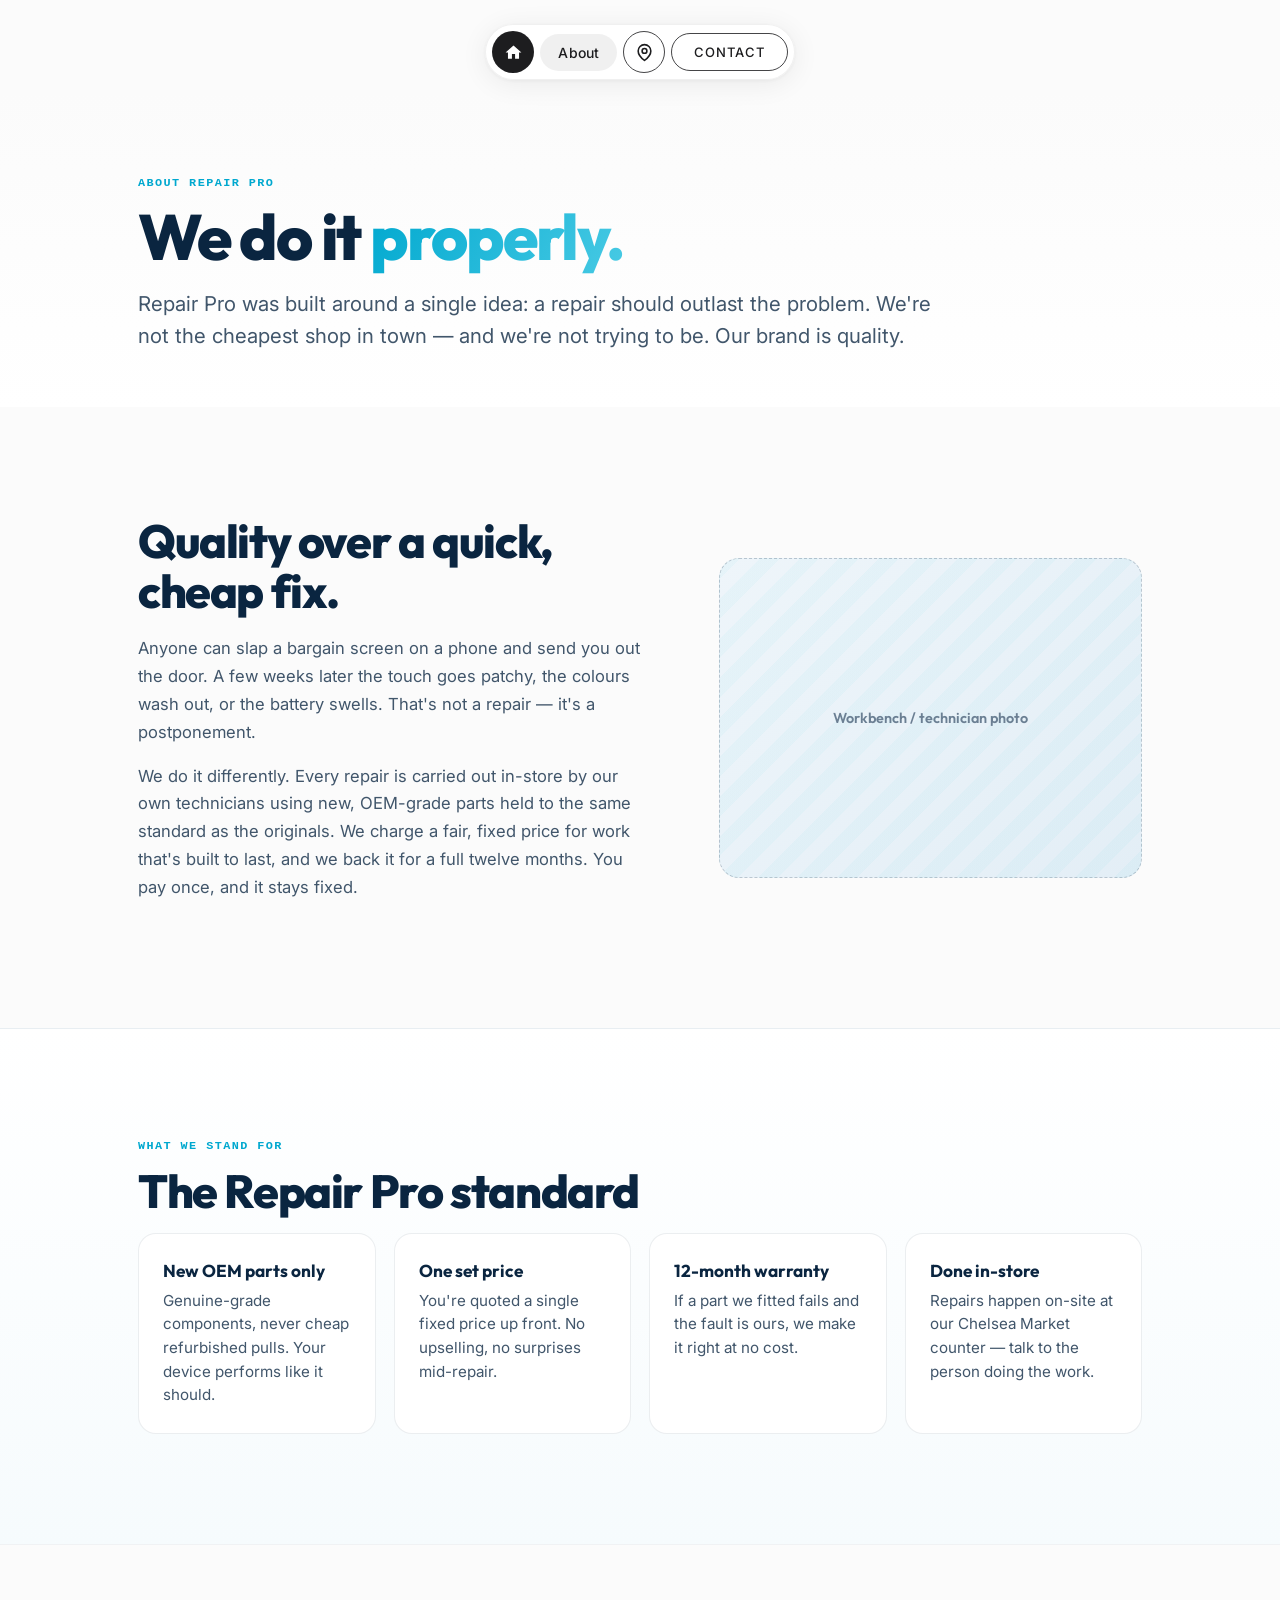
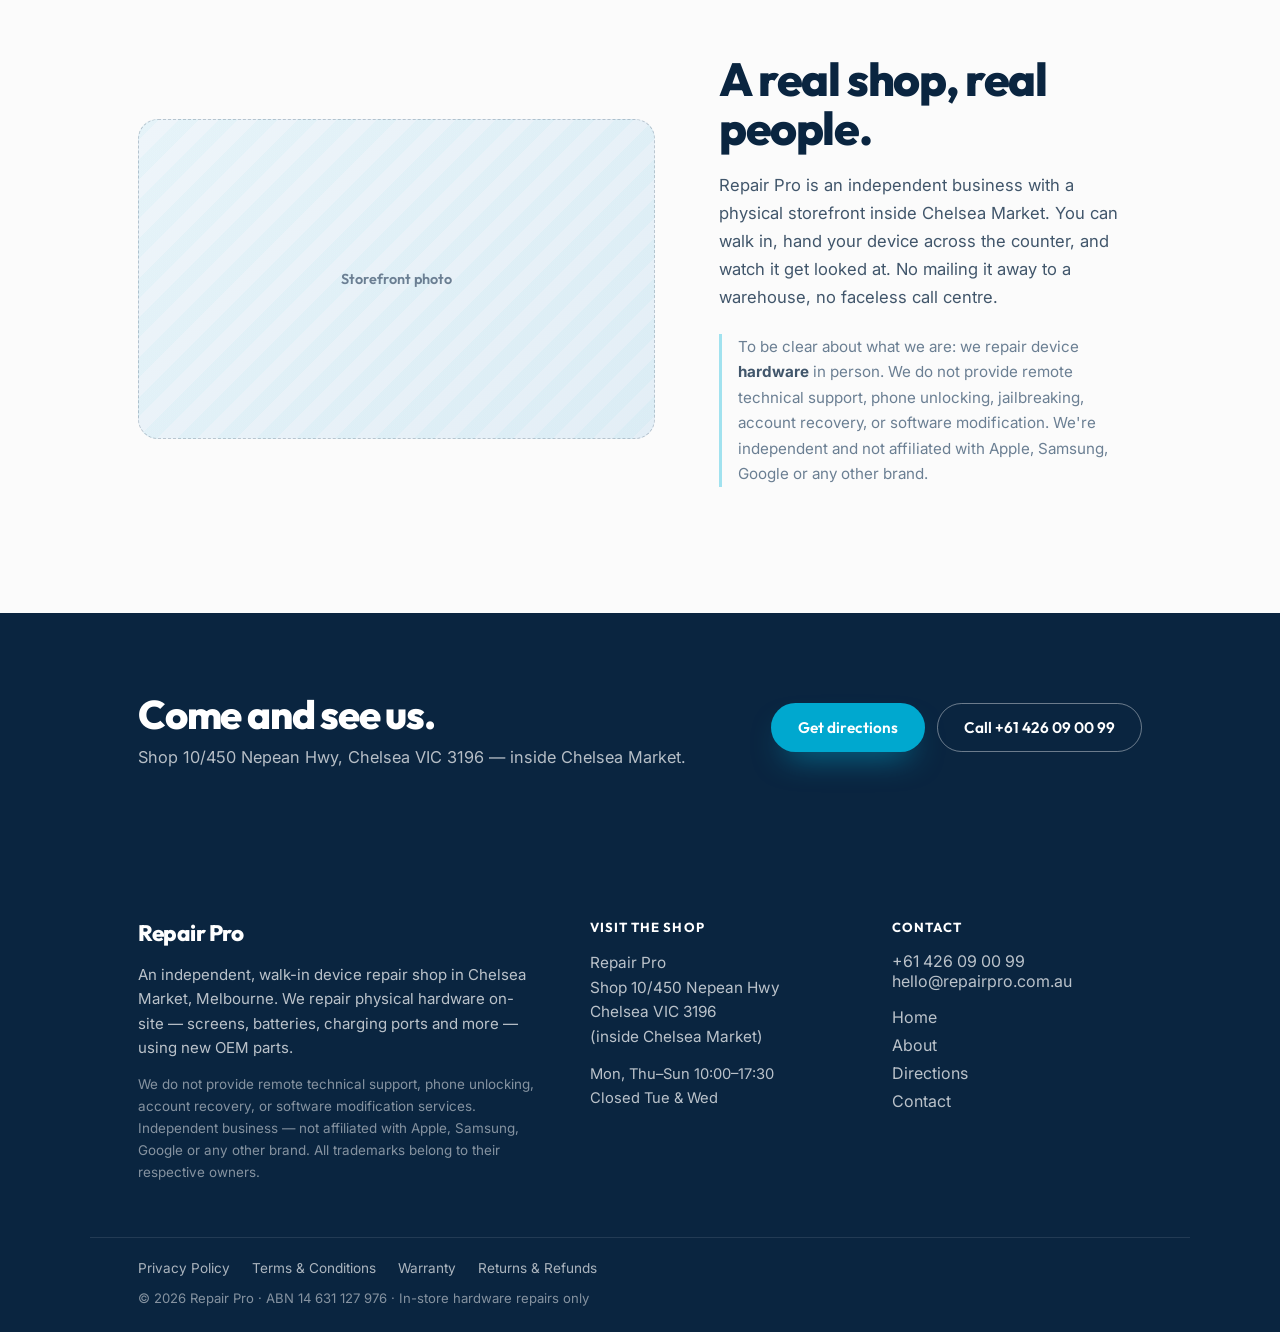
<file: about.html>
<!DOCTYPE html>
<html lang="en">
<head>
    <meta charset="UTF-8">
    <meta name="viewport" content="width=device-width, initial-scale=1.0">
    <title>About — Repair Pro | Quality device repairs in Chelsea</title>
    <meta name="description" content="Repair Pro is an independent, in-store device repair shop in Chelsea Market. Our focus is quality, lasting repairs using new OEM parts — backed by a 12-month warranty. We are not a remote tech support service.">
    <link rel="preconnect" href="https://fonts.googleapis.com">
    <link rel="preconnect" href="https://fonts.gstatic.com" crossorigin>
    <link rel="stylesheet" href="https://fonts.googleapis.com/css2?family=Outfit:wght@400;500;600;700;800&family=Inter:wght@400;500;600&display=swap">
    <link rel="stylesheet" href="styles.css">
</head>
<body class="inner">
    <header class="page-top">
        <nav class="navbar">
            <div class="nav-pill">
                <a class="nav-icon" href="index.html" aria-label="Home">
                    <svg xmlns="http://www.w3.org/2000/svg" viewBox="0 0 24 24" aria-hidden="true">
                        <path d="M10 20v-6h4v6h5v-8h3L12 3 2 12h3v8z"/>
                    </svg>
                </a>
                <a class="nav-text" href="about.html" aria-current="page">About</a>
                <a class="nav-icon nav-icon--outline" href="directions.html" aria-label="Directions">
                    <svg xmlns="http://www.w3.org/2000/svg" viewBox="0 0 24 24" fill="none" stroke="#1d1d1f" stroke-width="2" stroke-linecap="round" stroke-linejoin="round" aria-hidden="true">
                        <path d="M20 10c0 6-8 12-8 12s-8-6-8-12a8 8 0 0 1 16 0z"/>
                        <circle cx="12" cy="10" r="3"/>
                    </svg>
                </a>
                <a class="nav-contact" href="contact.html">CONTACT</a>
            </div>
        </nav>
    </header>

    <section class="page-head">
        <div class="wrap">
            <span class="eyebrow">About Repair Pro</span>
            <h1 class="page-title">We do it <span class="accent">properly.</span></h1>
            <p class="page-sub">Repair Pro was built around a single idea: a repair should outlast the problem. We're not the cheapest shop in town — and we're not trying to be. Our brand is quality.</p>
        </div>
    </section>

    <section class="section">
        <div class="wrap about-split">
            <div class="about-copy">
                <h2 class="section-h">Quality over a quick, cheap fix.</h2>
                <p>Anyone can slap a bargain screen on a phone and send you out the door. A few weeks later the touch goes patchy, the colours wash out, or the battery swells. That's not a repair — it's a postponement.</p>
                <p>We do it differently. Every repair is carried out in-store by our own technicians using new, OEM-grade parts held to the same standard as the originals. We charge a fair, fixed price for work that's built to last, and we back it for a full twelve months. You pay once, and it stays fixed.</p>
            </div>
            <div class="ph ph--tall" aria-hidden="true">Workbench / technician photo</div>
        </div>
    </section>

    <section class="section section--paper">
        <div class="wrap">
            <span class="eyebrow">What we stand for</span>
            <h2 class="section-h">The Repair Pro standard</h2>
            <div class="value-grid">
                <div class="value-card">
                    <h3>New OEM parts only</h3>
                    <p>Genuine-grade components, never cheap refurbished pulls. Your device performs like it should.</p>
                </div>
                <div class="value-card">
                    <h3>One set price</h3>
                    <p>You're quoted a single fixed price up front. No upselling, no surprises mid-repair.</p>
                </div>
                <div class="value-card">
                    <h3>12-month warranty</h3>
                    <p>If a part we fitted fails and the fault is ours, we make it right at no cost.</p>
                </div>
                <div class="value-card">
                    <h3>Done in-store</h3>
                    <p>Repairs happen on-site at our Chelsea Market counter — talk to the person doing the work.</p>
                </div>
            </div>
        </div>
    </section>

    <section class="section">
        <div class="wrap about-split about-split--reverse">
            <div class="about-copy">
                <h2 class="section-h">A real shop, real people.</h2>
                <p>Repair Pro is an independent business with a physical storefront inside Chelsea Market. You can walk in, hand your device across the counter, and watch it get looked at. No mailing it away to a warehouse, no faceless call centre.</p>
                <p class="about-disclaimer">To be clear about what we are: we repair device <strong>hardware</strong> in person. We do not provide remote technical support, phone unlocking, jailbreaking, account recovery, or software modification. We're independent and not affiliated with Apple, Samsung, Google or any other brand.</p>
            </div>
            <div class="ph ph--tall" aria-hidden="true">Storefront photo</div>
        </div>
    </section>

    <section class="cta">
        <div class="wrap cta-inner">
            <div class="cta-copy">
                <h2>Come and see us.</h2>
                <p>Shop 10/450 Nepean Hwy, Chelsea VIC 3196 — inside Chelsea Market.</p>
            </div>
            <div class="cta-actions">
                <a class="btn btn--primary" href="directions.html">Get directions</a>
                <a class="btn btn--ghost" href="tel:+61426090099">Call +61 426 09 00 99</a>
            </div>
        </div>
    </section>

    <footer class="site-footer">
        <div class="wrap footer-inner">
            <div class="footer-brand">
                <span class="footer-logo">Repair Pro</span>
                <p>An independent, walk-in device repair shop in Chelsea Market, Melbourne. We repair physical hardware on-site — screens, batteries, charging ports and more — using new OEM parts.</p>
                <p class="footer-disclaimer">We do not provide remote technical support, phone unlocking, account recovery, or software modification services. Independent business — not affiliated with Apple, Samsung, Google or any other brand. All trademarks belong to their respective owners.</p>
            </div>
            <div class="footer-col">
                <h4>Visit the shop</h4>
                <address>
                    Repair Pro<br>
                    Shop 10/450 Nepean Hwy<br>
                    Chelsea VIC 3196<br>
                    (inside Chelsea Market)
                </address>
                <p class="footer-hours">Mon, Thu–Sun&nbsp;10:00–17:30<br>Closed Tue &amp; Wed</p>
            </div>
            <div class="footer-col">
                <h4>Contact</h4>
                <p>
                    <a href="tel:+61426090099">+61 426 09 00 99</a><br>
                    <a href="mailto:hello@repairpro.com.au">hello@repairpro.com.au</a>
                </p>
                <nav class="footer-links">
                    <a href="index.html">Home</a>
                    <a href="about.html">About</a>
                    <a href="directions.html">Directions</a>
                    <a href="contact.html">Contact</a>
                </nav>
            </div>
        </div>
        <div class="wrap footer-base">
            <nav class="footer-legal" aria-label="Legal">
                <a href="privacy.html">Privacy Policy</a>
                <a href="terms.html">Terms &amp; Conditions</a>
                <a href="warranty.html">Warranty</a>
                <a href="refunds.html">Returns &amp; Refunds</a>
            </nav>
            <span>© 2026 Repair Pro · ABN&nbsp;14&nbsp;631&nbsp;127&nbsp;976 · In-store hardware repairs only</span>
        </div>
    </footer>
</body>
</html>
</file>
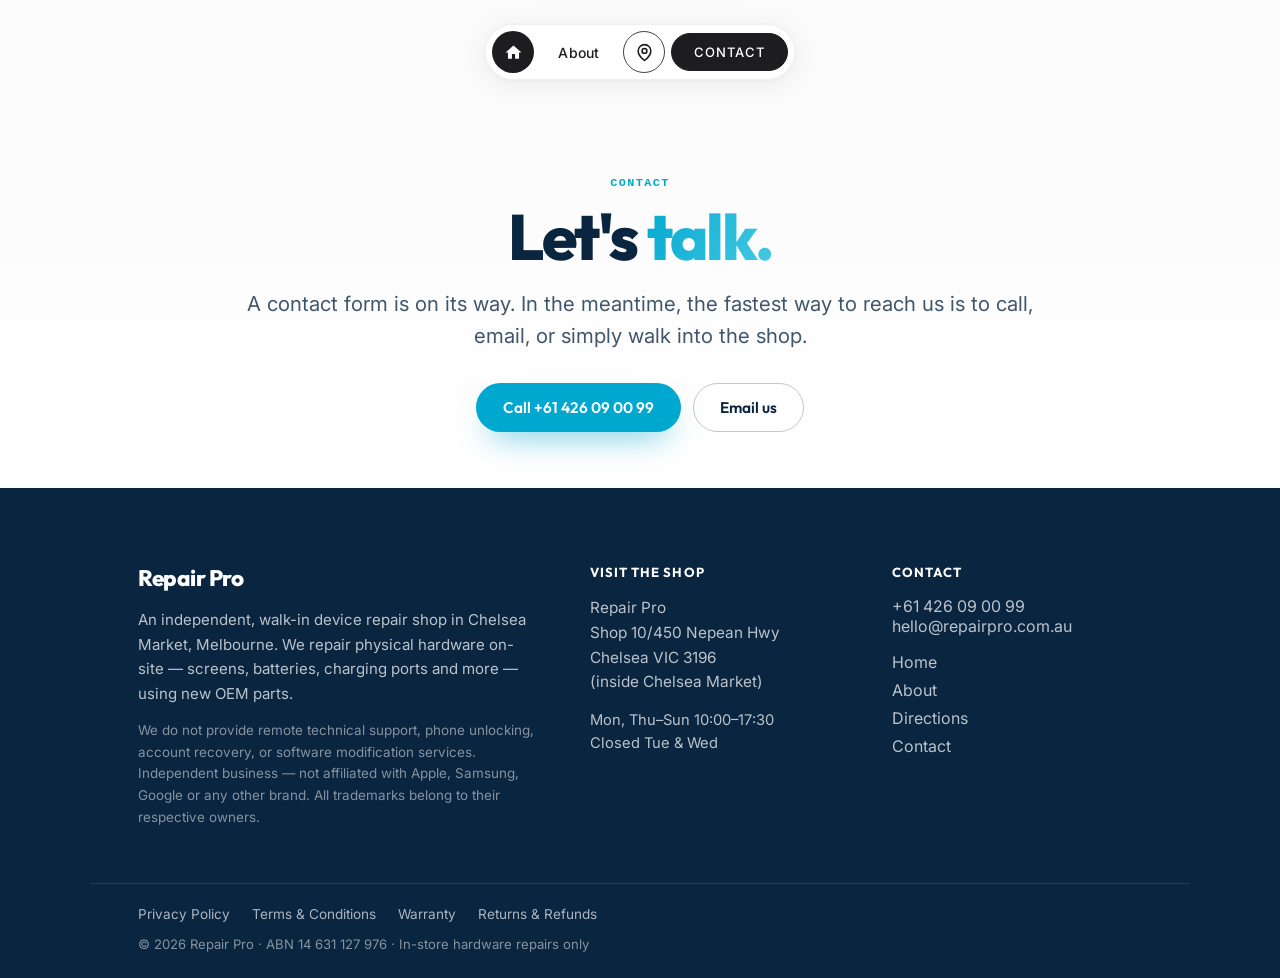
<file: contact.html>
<!DOCTYPE html>
<html lang="en">
<head>
    <meta charset="UTF-8">
    <meta name="viewport" content="width=device-width, initial-scale=1.0">
    <title>Contact — Repair Pro | Chelsea Market device repair</title>
    <meta name="description" content="Contact Repair Pro, an independent in-store device repair shop in Chelsea Market. Phone +61 426 09 00 99 or email hello@repairpro.com.au.">
    <link rel="preconnect" href="https://fonts.googleapis.com">
    <link rel="preconnect" href="https://fonts.gstatic.com" crossorigin>
    <link rel="stylesheet" href="https://fonts.googleapis.com/css2?family=Outfit:wght@400;500;600;700;800&family=Inter:wght@400;500;600&display=swap">
    <link rel="stylesheet" href="styles.css">
</head>
<body class="inner">
    <header class="page-top">
        <nav class="navbar">
            <div class="nav-pill">
                <a class="nav-icon" href="index.html" aria-label="Home">
                    <svg xmlns="http://www.w3.org/2000/svg" viewBox="0 0 24 24" aria-hidden="true">
                        <path d="M10 20v-6h4v6h5v-8h3L12 3 2 12h3v8z"/>
                    </svg>
                </a>
                <a class="nav-text" href="about.html">About</a>
                <a class="nav-icon nav-icon--outline" href="directions.html" aria-label="Directions">
                    <svg xmlns="http://www.w3.org/2000/svg" viewBox="0 0 24 24" fill="none" stroke="#1d1d1f" stroke-width="2" stroke-linecap="round" stroke-linejoin="round" aria-hidden="true">
                        <path d="M20 10c0 6-8 12-8 12s-8-6-8-12a8 8 0 0 1 16 0z"/>
                        <circle cx="12" cy="10" r="3"/>
                    </svg>
                </a>
                <a class="nav-contact" href="contact.html" aria-current="page">CONTACT</a>
            </div>
        </nav>
    </header>

    <section class="page-head page-head--center">
        <div class="wrap">
            <span class="eyebrow">Contact</span>
            <h1 class="page-title">Let's <span class="accent">talk.</span></h1>
            <p class="page-sub">A contact form is on its way. In the meantime, the fastest way to reach us is to call, email, or simply walk into the shop.</p>
            <div class="contact-quick">
                <a class="btn btn--primary" href="tel:+61426090099">Call +61 426 09 00 99</a>
                <a class="btn btn--ghost" href="mailto:hello@repairpro.com.au">Email us</a>
            </div>
        </div>
    </section>

    <footer class="site-footer">
        <div class="wrap footer-inner">
            <div class="footer-brand">
                <span class="footer-logo">Repair Pro</span>
                <p>An independent, walk-in device repair shop in Chelsea Market, Melbourne. We repair physical hardware on-site — screens, batteries, charging ports and more — using new OEM parts.</p>
                <p class="footer-disclaimer">We do not provide remote technical support, phone unlocking, account recovery, or software modification services. Independent business — not affiliated with Apple, Samsung, Google or any other brand. All trademarks belong to their respective owners.</p>
            </div>
            <div class="footer-col">
                <h4>Visit the shop</h4>
                <address>
                    Repair Pro<br>
                    Shop 10/450 Nepean Hwy<br>
                    Chelsea VIC 3196<br>
                    (inside Chelsea Market)
                </address>
                <p class="footer-hours">Mon, Thu–Sun&nbsp;10:00–17:30<br>Closed Tue &amp; Wed</p>
            </div>
            <div class="footer-col">
                <h4>Contact</h4>
                <p>
                    <a href="tel:+61426090099">+61 426 09 00 99</a><br>
                    <a href="mailto:hello@repairpro.com.au">hello@repairpro.com.au</a>
                </p>
                <nav class="footer-links">
                    <a href="index.html">Home</a>
                    <a href="about.html">About</a>
                    <a href="directions.html">Directions</a>
                    <a href="contact.html">Contact</a>
                </nav>
            </div>
        </div>
        <div class="wrap footer-base">
            <nav class="footer-legal" aria-label="Legal">
                <a href="privacy.html">Privacy Policy</a>
                <a href="terms.html">Terms &amp; Conditions</a>
                <a href="warranty.html">Warranty</a>
                <a href="refunds.html">Returns &amp; Refunds</a>
            </nav>
            <span>© 2026 Repair Pro · ABN&nbsp;14&nbsp;631&nbsp;127&nbsp;976 · In-store hardware repairs only</span>
        </div>
    </footer>
</body>
</html>
</file>
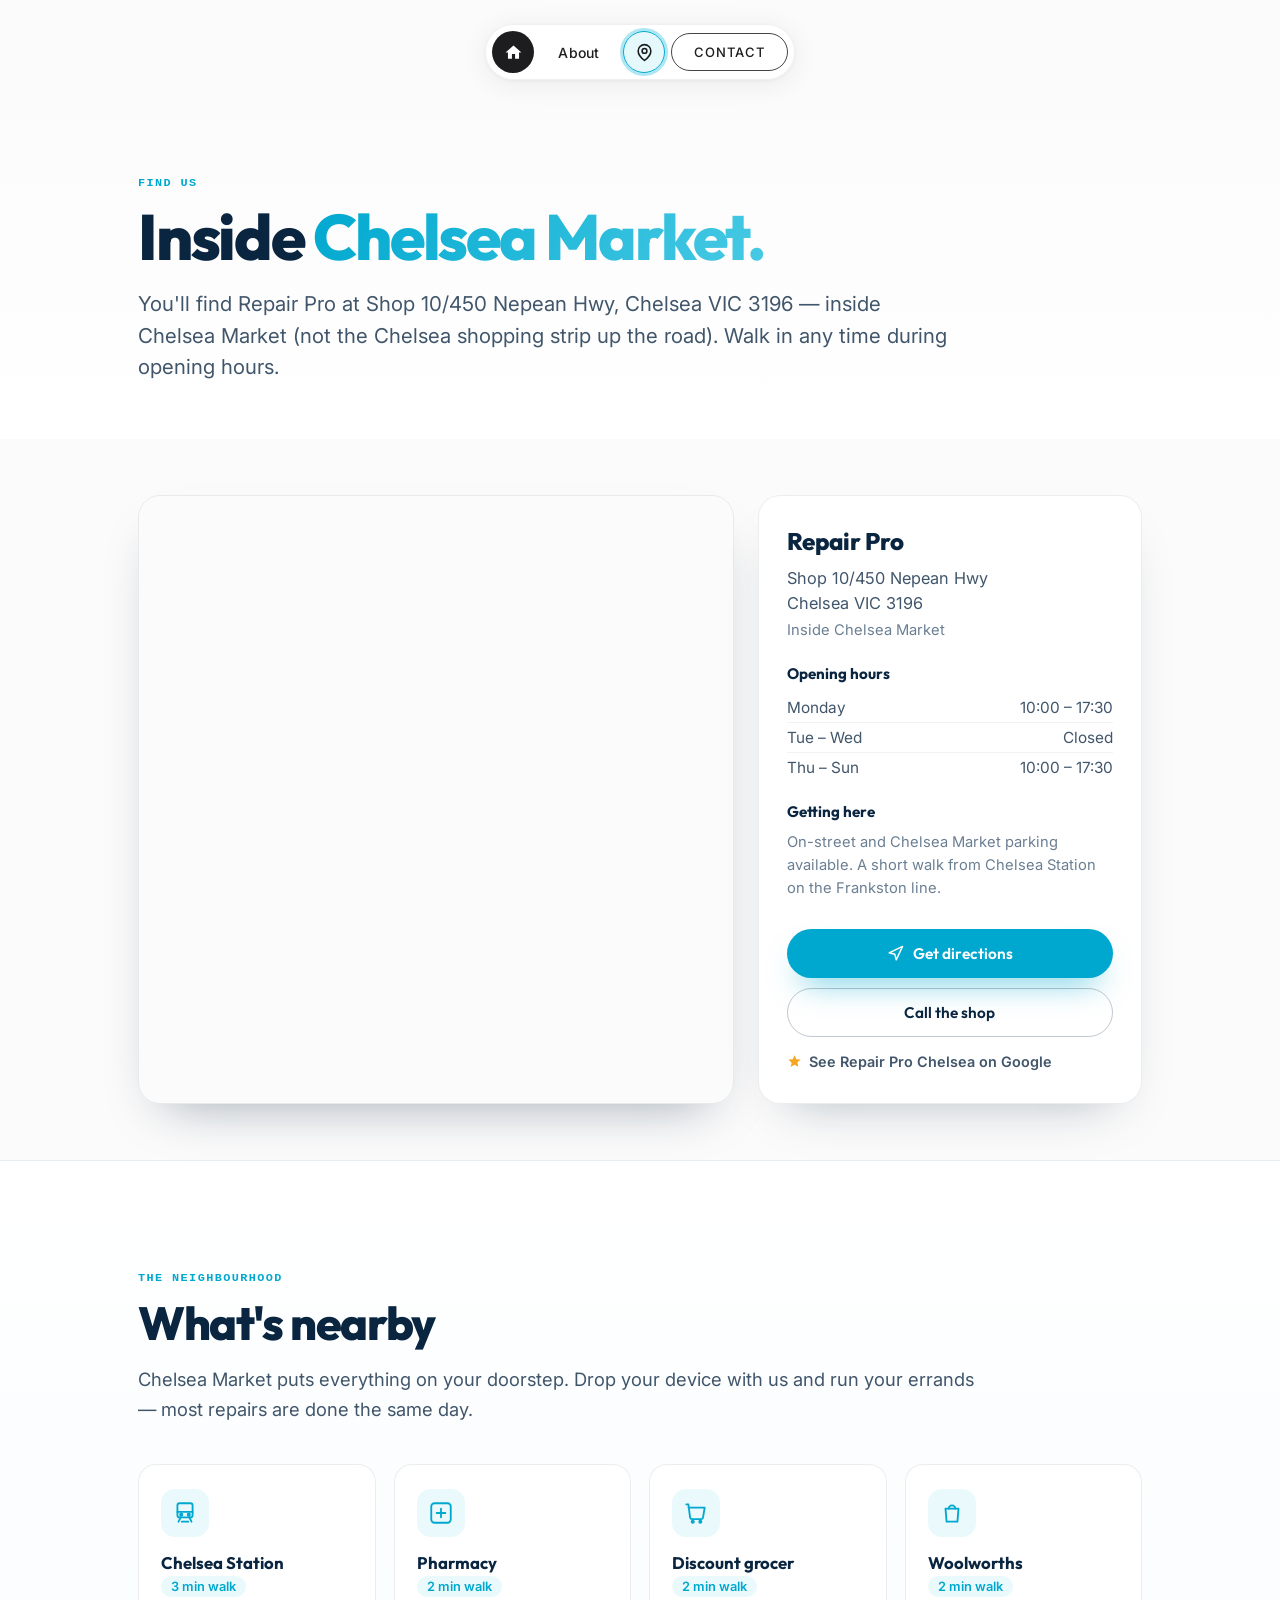
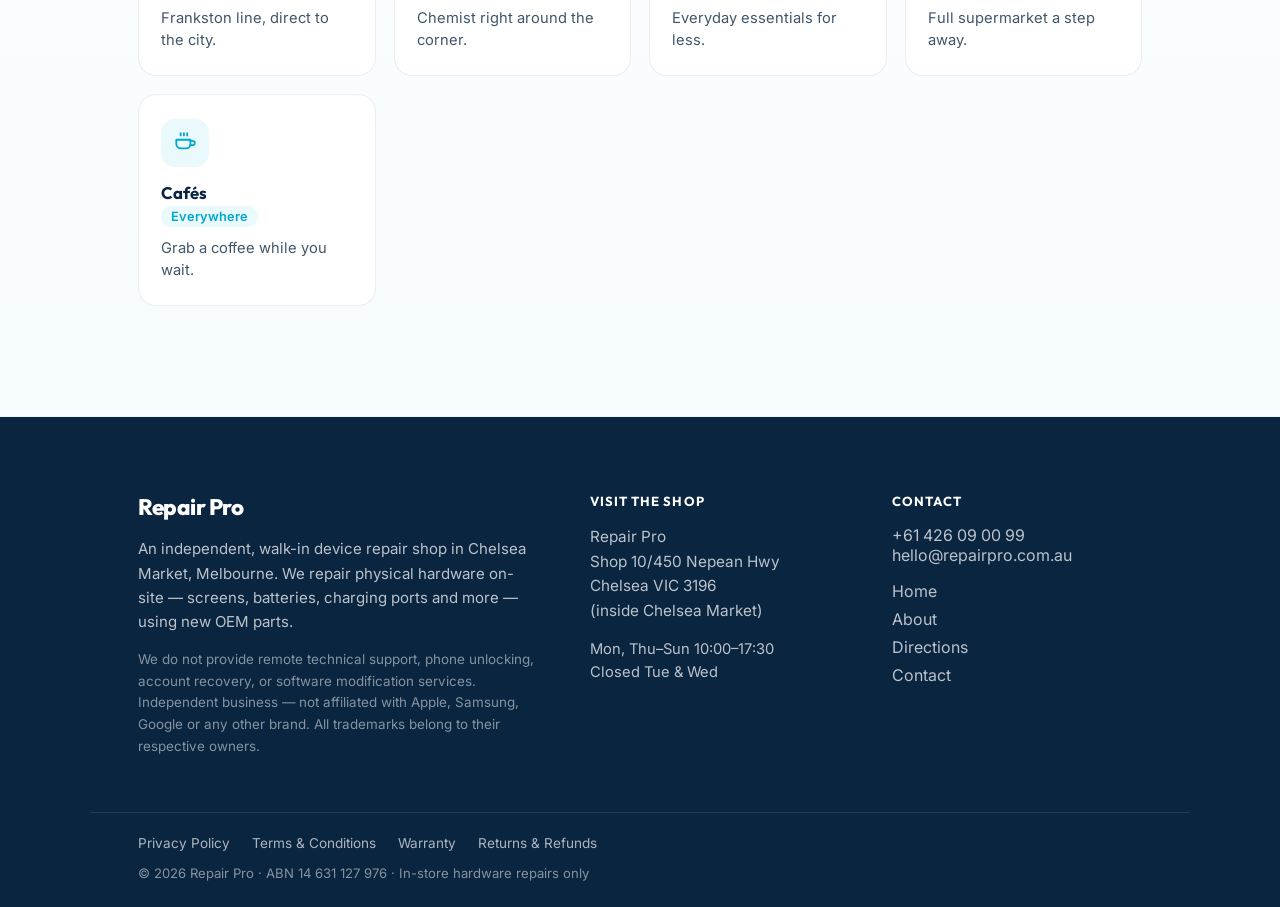
<file: directions.html>
<!DOCTYPE html>
<html lang="en">
<head>
    <meta charset="UTF-8">
    <meta name="viewport" content="width=device-width, initial-scale=1.0">
    <title>Directions — Repair Pro | Chelsea Market, 10/450 Nepean Hwy</title>
    <meta name="description" content="Find Repair Pro in person at Shop 10/450 Nepean Hwy, Chelsea VIC 3196, inside Chelsea Market. Map, parking, public transport and what's nearby.">
    <link rel="preconnect" href="https://fonts.googleapis.com">
    <link rel="preconnect" href="https://fonts.gstatic.com" crossorigin>
    <link rel="stylesheet" href="https://fonts.googleapis.com/css2?family=Outfit:wght@400;500;600;700;800&family=Inter:wght@400;500;600&display=swap">
    <link rel="stylesheet" href="styles.css">
</head>
<body class="inner">
    <header class="page-top">
        <nav class="navbar">
            <div class="nav-pill">
                <a class="nav-icon" href="index.html" aria-label="Home">
                    <svg xmlns="http://www.w3.org/2000/svg" viewBox="0 0 24 24" aria-hidden="true">
                        <path d="M10 20v-6h4v6h5v-8h3L12 3 2 12h3v8z"/>
                    </svg>
                </a>
                <a class="nav-text" href="about.html">About</a>
                <a class="nav-icon nav-icon--outline" href="directions.html" aria-label="Directions" aria-current="page">
                    <svg xmlns="http://www.w3.org/2000/svg" viewBox="0 0 24 24" fill="none" stroke="#1d1d1f" stroke-width="2" stroke-linecap="round" stroke-linejoin="round" aria-hidden="true">
                        <path d="M20 10c0 6-8 12-8 12s-8-6-8-12a8 8 0 0 1 16 0z"/>
                        <circle cx="12" cy="10" r="3"/>
                    </svg>
                </a>
                <a class="nav-contact" href="contact.html">CONTACT</a>
            </div>
        </nav>
    </header>

    <section class="page-head">
        <div class="wrap">
            <span class="eyebrow">Find us</span>
            <h1 class="page-title">Inside <span class="accent">Chelsea Market.</span></h1>
            <p class="page-sub">You'll find Repair Pro at Shop 10/450 Nepean Hwy, Chelsea VIC 3196 — inside Chelsea Market (not the Chelsea shopping strip up the road). Walk in any time during opening hours.</p>
        </div>
    </section>

    <section class="section section--tight">
        <div class="wrap map-layout">
            <div class="map-frame">
                <iframe
                    title="Map showing Repair Pro at 10/450 Nepean Hwy, Chelsea VIC 3196"
                    src="https://maps.google.com/maps?q=10%2F450%20Nepean%20Hwy%2C%20Chelsea%20VIC%203196&t=&z=16&ie=UTF8&iwloc=&output=embed"
                    loading="lazy"
                    referrerpolicy="no-referrer-when-downgrade"
                    allowfullscreen></iframe>
            </div>

            <aside class="map-card">
                <h2>Repair Pro</h2>
                <address>
                    Shop 10/450 Nepean Hwy<br>
                    Chelsea VIC 3196<br>
                    <span class="muted">Inside Chelsea Market</span>
                </address>

                <div class="map-meta">
                    <h3>Opening hours</h3>
                    <ul class="hours">
                        <li><span>Monday</span><span>10:00 – 17:30</span></li>
                        <li><span>Tue – Wed</span><span>Closed</span></li>
                        <li><span>Thu – Sun</span><span>10:00 – 17:30</span></li>
                    </ul>
                </div>

                <div class="map-meta">
                    <h3>Getting here</h3>
                    <p class="muted">On-street and Chelsea Market parking available. A short walk from Chelsea Station on the Frankston line.</p>
                </div>

                <a class="btn btn--primary btn--block" href="https://www.google.com/maps/dir/?api=1&destination=10%2F450%20Nepean%20Hwy%2C%20Chelsea%20VIC%203196" target="_blank" rel="noopener">
                    <svg viewBox="0 0 24 24" fill="none" stroke="currentColor" stroke-width="2" stroke-linecap="round" stroke-linejoin="round" aria-hidden="true" width="17" height="17"><path d="M3 11l19-9-9 19-2-8-8-2z"/></svg>
                    Get directions
                </a>
                <a class="btn btn--ghost btn--block" href="tel:+61426090099">Call the shop</a>
                <a class="map-google-link" href="https://share.google/3mdyBkxLdwfNnE65s" target="_blank" rel="noopener">
                    <svg viewBox="0 0 24 24" fill="currentColor" aria-hidden="true" width="15" height="15"><path d="M12 2l2.9 6.3 6.9.6-5.2 4.6 1.6 6.7L12 17.3 5.8 20.8l1.6-6.7L2.2 8.9l6.9-.6L12 2z"/></svg>
                    See Repair Pro Chelsea on Google
                </a>
            </aside>
        </div>
    </section>

    <section class="section section--paper">
        <div class="wrap">
            <span class="eyebrow">The neighbourhood</span>
            <h2 class="section-h">What's nearby</h2>
            <p class="section-lead">Chelsea Market puts everything on your doorstep. Drop your device with us and run your errands — most repairs are done the same day.</p>

            <div class="nearby-grid">
                <div class="nearby-card">
                    <div class="nearby-icon" aria-hidden="true">
                        <svg viewBox="0 0 24 24" fill="none" stroke="currentColor" stroke-width="1.7" stroke-linecap="round" stroke-linejoin="round"><rect x="5" y="3" width="14" height="13" rx="2"/><path d="M5 11h14"/><circle cx="8.5" cy="13.5" r="1"/><circle cx="15.5" cy="13.5" r="1"/><path d="M8 16l-2 4M16 16l2 4M9 20h6"/></svg>
                    </div>
                    <h3>Chelsea Station</h3>
                    <span class="nearby-time">3 min walk</span>
                    <p>Frankston line, direct to the city.</p>
                </div>
                <div class="nearby-card">
                    <div class="nearby-icon" aria-hidden="true">
                        <svg viewBox="0 0 24 24" fill="none" stroke="currentColor" stroke-width="1.7" stroke-linecap="round" stroke-linejoin="round"><rect x="3" y="3" width="18" height="18" rx="3"/><path d="M12 8v8M8 12h8"/></svg>
                    </div>
                    <h3>Pharmacy</h3>
                    <span class="nearby-time">2 min walk</span>
                    <p>Chemist right around the corner.</p>
                </div>
                <div class="nearby-card">
                    <div class="nearby-icon" aria-hidden="true">
                        <svg viewBox="0 0 24 24" fill="none" stroke="currentColor" stroke-width="1.7" stroke-linecap="round" stroke-linejoin="round"><path d="M5 7h15l-1.5 9a2 2 0 0 1-2 1.7H8.5a2 2 0 0 1-2-1.7L5 4H3"/><circle cx="9" cy="20" r="1"/><circle cx="16" cy="20" r="1"/></svg>
                    </div>
                    <h3>Discount grocer</h3>
                    <span class="nearby-time">2 min walk</span>
                    <p>Everyday essentials for less.</p>
                </div>
                <div class="nearby-card">
                    <div class="nearby-icon" aria-hidden="true">
                        <svg viewBox="0 0 24 24" fill="none" stroke="currentColor" stroke-width="1.7" stroke-linecap="round" stroke-linejoin="round"><path d="M6 8h12l-1 12H7L6 8z"/><path d="M9 8a3 3 0 0 1 6 0"/></svg>
                    </div>
                    <h3>Woolworths</h3>
                    <span class="nearby-time">2 min walk</span>
                    <p>Full supermarket a step away.</p>
                </div>
                <div class="nearby-card">
                    <div class="nearby-icon" aria-hidden="true">
                        <svg viewBox="0 0 24 24" fill="none" stroke="currentColor" stroke-width="1.7" stroke-linecap="round" stroke-linejoin="round"><path d="M4 9h13v4a4 4 0 0 1-4 4H8a4 4 0 0 1-4-4V9z"/><path d="M17 10h2a2 2 0 0 1 0 4h-2"/><path d="M8 3v2M11 3v2M14 3v2"/></svg>
                    </div>
                    <h3>Cafés</h3>
                    <span class="nearby-time">Everywhere</span>
                    <p>Grab a coffee while you wait.</p>
                </div>
            </div>
        </div>
    </section>

    <footer class="site-footer">
        <div class="wrap footer-inner">
            <div class="footer-brand">
                <span class="footer-logo">Repair Pro</span>
                <p>An independent, walk-in device repair shop in Chelsea Market, Melbourne. We repair physical hardware on-site — screens, batteries, charging ports and more — using new OEM parts.</p>
                <p class="footer-disclaimer">We do not provide remote technical support, phone unlocking, account recovery, or software modification services. Independent business — not affiliated with Apple, Samsung, Google or any other brand. All trademarks belong to their respective owners.</p>
            </div>
            <div class="footer-col">
                <h4>Visit the shop</h4>
                <address>
                    Repair Pro<br>
                    Shop 10/450 Nepean Hwy<br>
                    Chelsea VIC 3196<br>
                    (inside Chelsea Market)
                </address>
                <p class="footer-hours">Mon, Thu–Sun&nbsp;10:00–17:30<br>Closed Tue &amp; Wed</p>
            </div>
            <div class="footer-col">
                <h4>Contact</h4>
                <p>
                    <a href="tel:+61426090099">+61 426 09 00 99</a><br>
                    <a href="mailto:hello@repairpro.com.au">hello@repairpro.com.au</a>
                </p>
                <nav class="footer-links">
                    <a href="index.html">Home</a>
                    <a href="about.html">About</a>
                    <a href="directions.html">Directions</a>
                    <a href="contact.html">Contact</a>
                </nav>
            </div>
        </div>
        <div class="wrap footer-base">
            <nav class="footer-legal" aria-label="Legal">
                <a href="privacy.html">Privacy Policy</a>
                <a href="terms.html">Terms &amp; Conditions</a>
                <a href="warranty.html">Warranty</a>
                <a href="refunds.html">Returns &amp; Refunds</a>
            </nav>
            <span>© 2026 Repair Pro · ABN&nbsp;14&nbsp;631&nbsp;127&nbsp;976 · In-store hardware repairs only</span>
        </div>
    </footer>
</body>
</html>
</file>
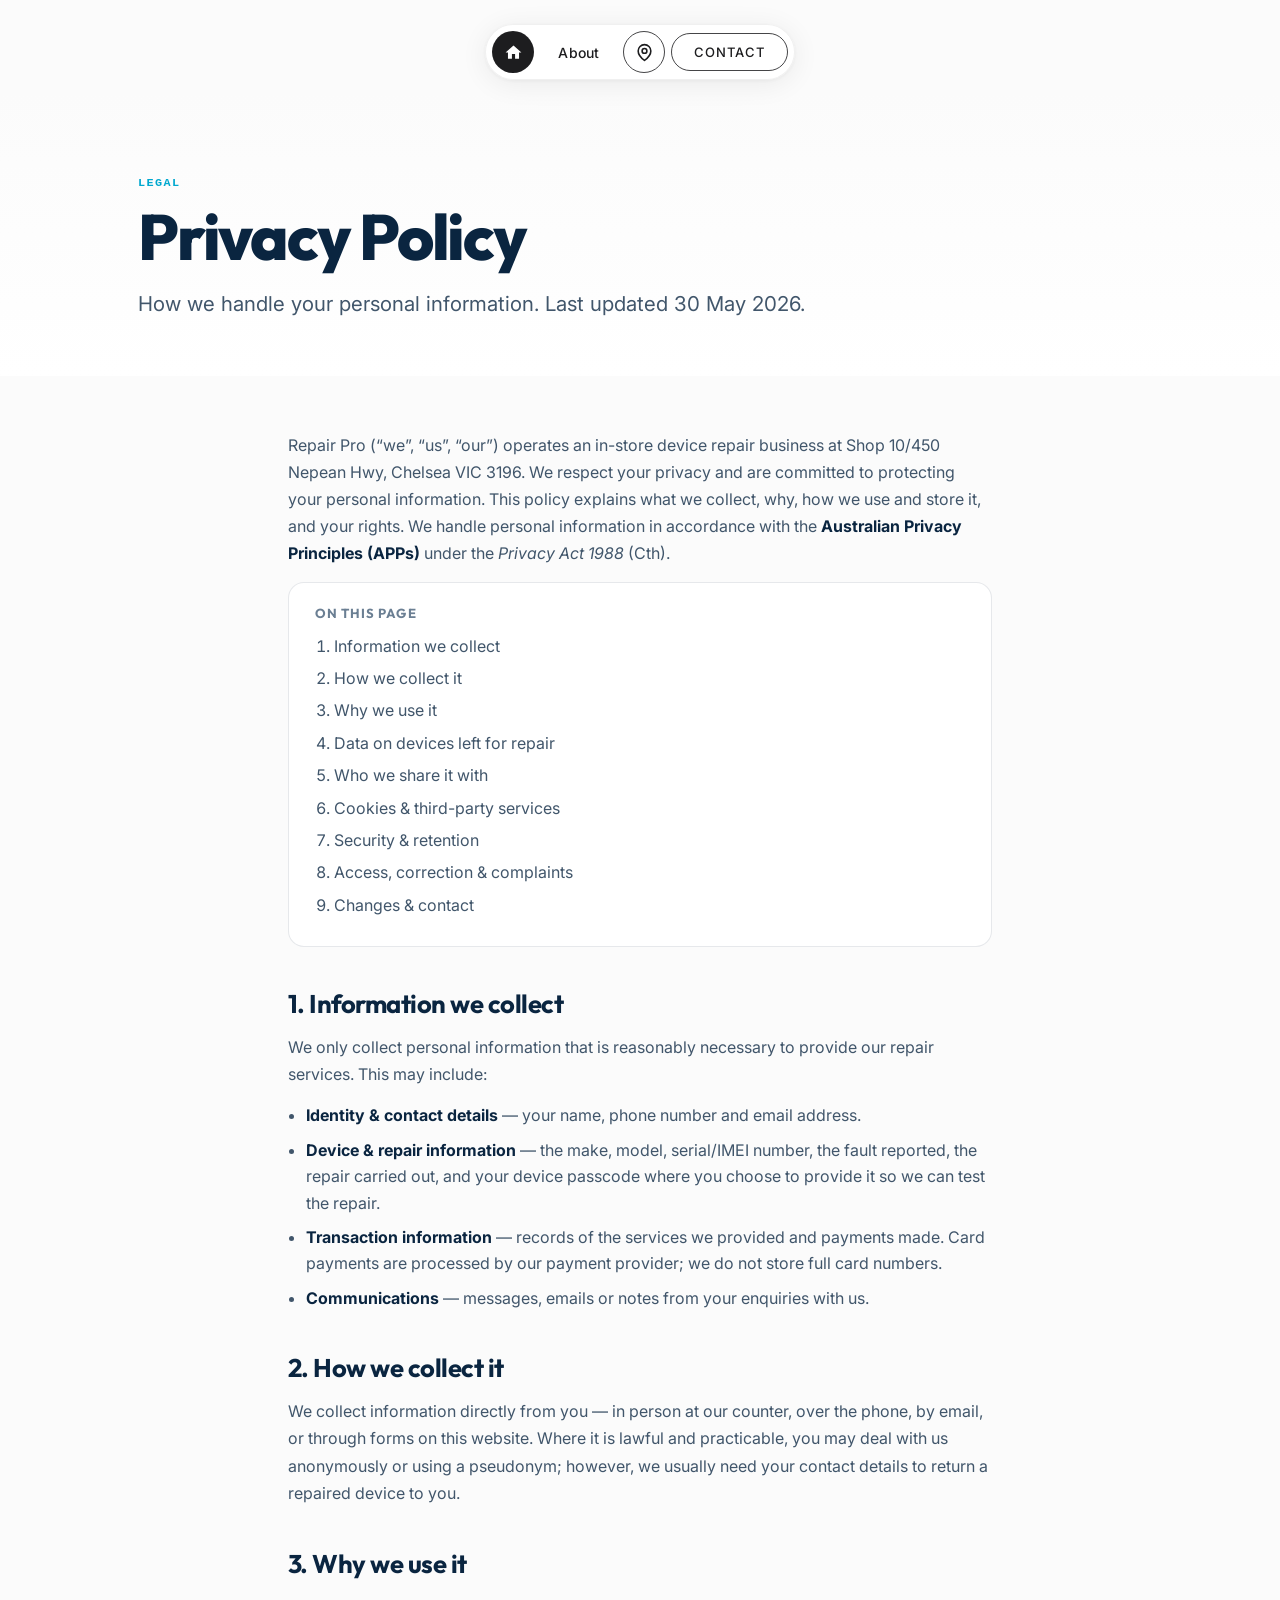
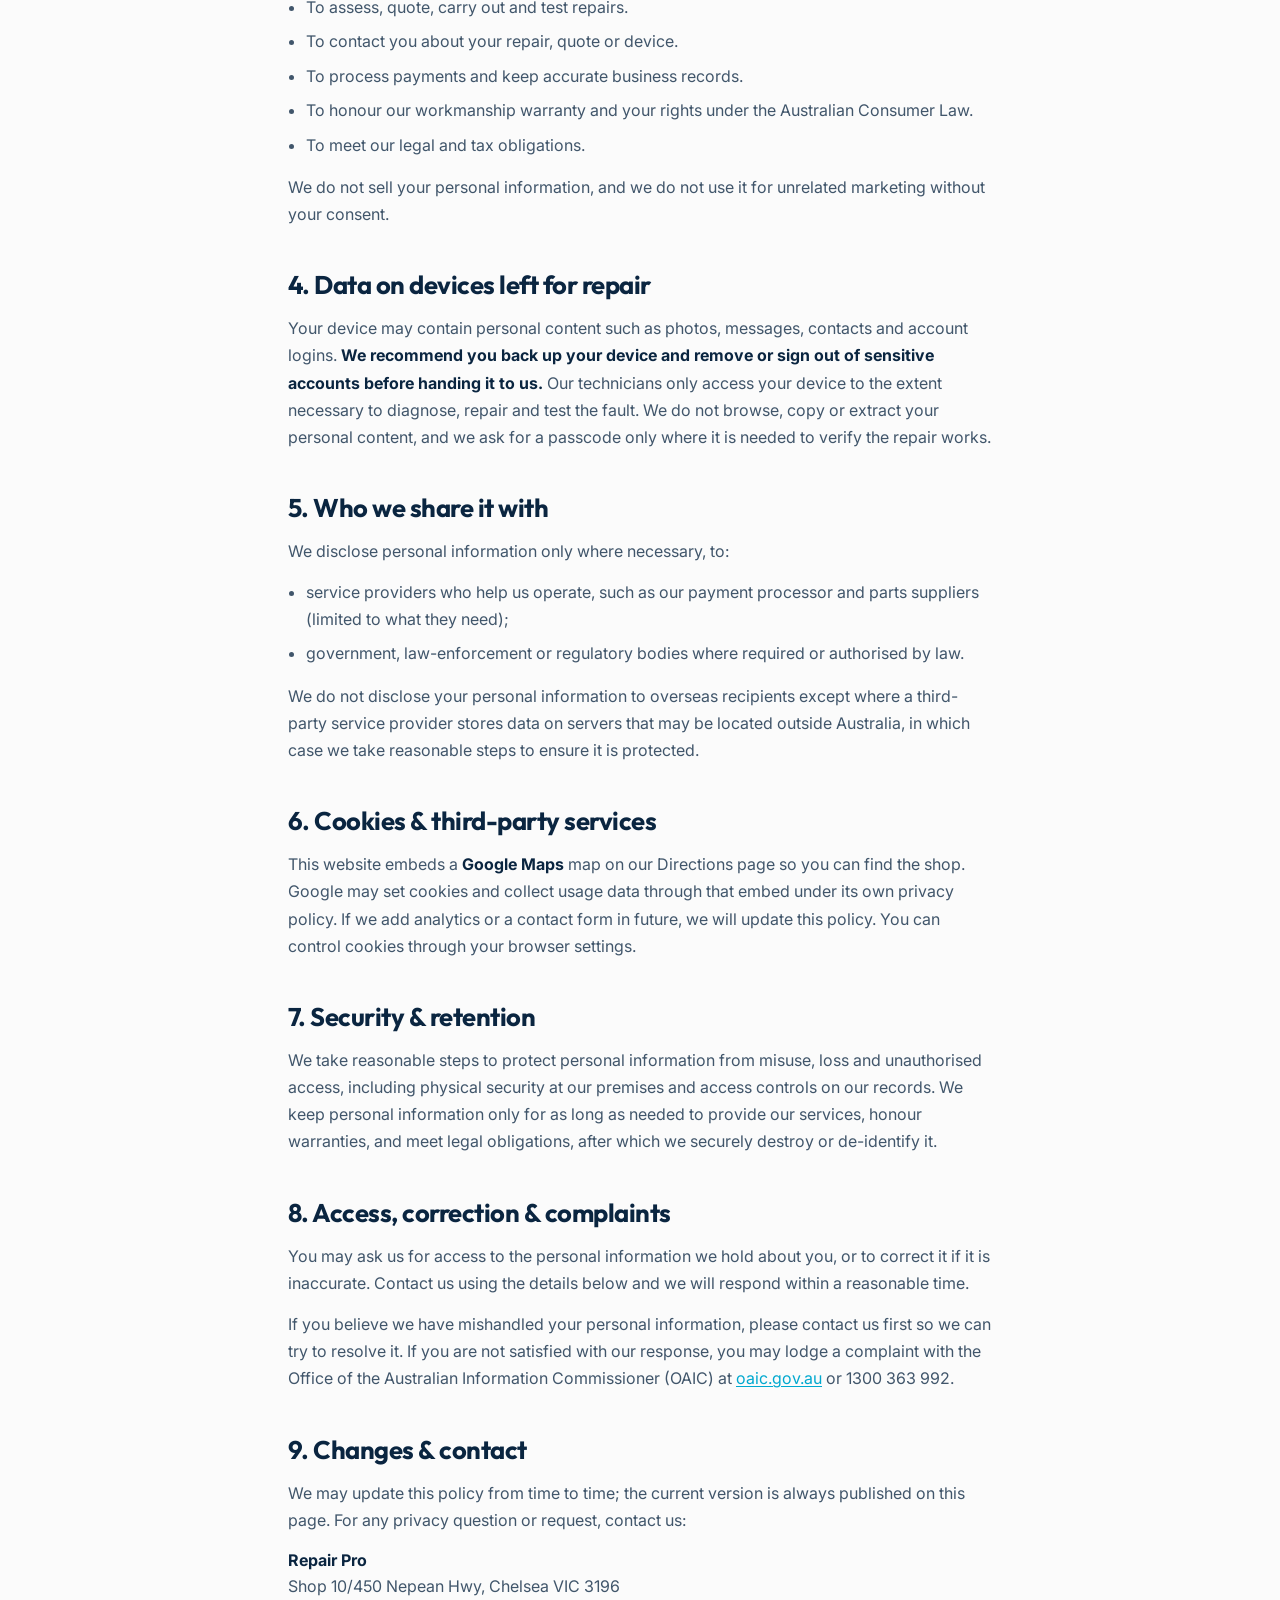
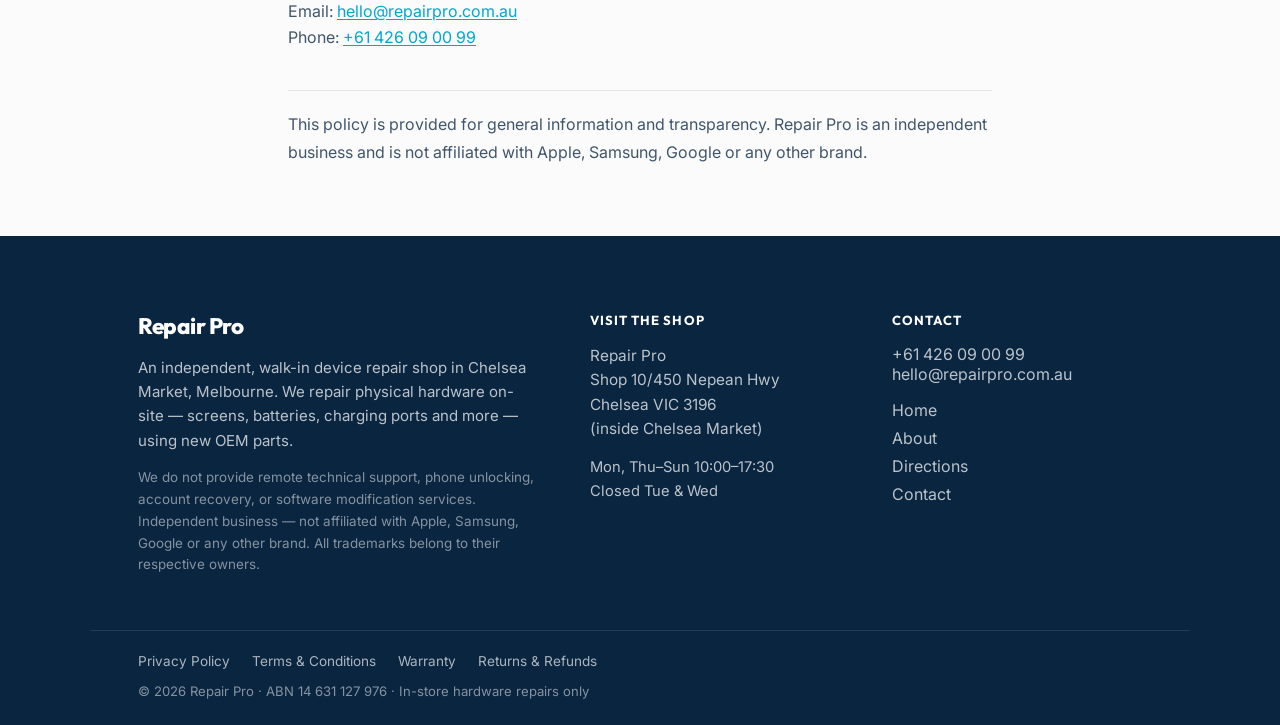
<file: privacy.html>
<!DOCTYPE html>
<html lang="en">
<head>
    <meta charset="UTF-8">
    <meta name="viewport" content="width=device-width, initial-scale=1.0">
    <title>Privacy Policy — Repair Pro</title>
    <meta name="description" content="How Repair Pro collects, uses, stores and protects your personal information, in line with the Australian Privacy Principles under the Privacy Act 1988 (Cth).">
    <link rel="preconnect" href="https://fonts.googleapis.com">
    <link rel="preconnect" href="https://fonts.gstatic.com" crossorigin>
    <link rel="stylesheet" href="https://fonts.googleapis.com/css2?family=Outfit:wght@400;500;600;700;800&family=Inter:wght@400;500;600&display=swap">
    <link rel="stylesheet" href="styles.css">
</head>
<body class="inner">
    <header class="page-top">
        <nav class="navbar">
            <div class="nav-pill">
                <a class="nav-icon" href="index.html" aria-label="Home">
                    <svg xmlns="http://www.w3.org/2000/svg" viewBox="0 0 24 24" aria-hidden="true"><path d="M10 20v-6h4v6h5v-8h3L12 3 2 12h3v8z"/></svg>
                </a>
                <a class="nav-text" href="about.html">About</a>
                <a class="nav-icon nav-icon--outline" href="directions.html" aria-label="Directions">
                    <svg xmlns="http://www.w3.org/2000/svg" viewBox="0 0 24 24" fill="none" stroke="#1d1d1f" stroke-width="2" stroke-linecap="round" stroke-linejoin="round" aria-hidden="true"><path d="M20 10c0 6-8 12-8 12s-8-6-8-12a8 8 0 0 1 16 0z"/><circle cx="12" cy="10" r="3"/></svg>
                </a>
                <a class="nav-contact" href="contact.html">CONTACT</a>
            </div>
        </nav>
    </header>

    <section class="page-head">
        <div class="wrap">
            <span class="eyebrow">Legal</span>
            <h1 class="page-title">Privacy Policy</h1>
            <p class="page-sub">How we handle your personal information. Last updated 30 May 2026.</p>
        </div>
    </section>

    <section class="section section--tight">
        <div class="wrap legal">
            <p>Repair Pro (“we”, “us”, “our”) operates an in-store device repair business at Shop 10/450 Nepean Hwy, Chelsea VIC 3196. We respect your privacy and are committed to protecting your personal information. This policy explains what we collect, why, how we use and store it, and your rights. We handle personal information in accordance with the <strong>Australian Privacy Principles (APPs)</strong> under the <em>Privacy Act 1988</em> (Cth).</p>

            <div class="legal-toc">
                <h2>On this page</h2>
                <ol>
                    <li>Information we collect</li>
                    <li>How we collect it</li>
                    <li>Why we use it</li>
                    <li>Data on devices left for repair</li>
                    <li>Who we share it with</li>
                    <li>Cookies &amp; third-party services</li>
                    <li>Security &amp; retention</li>
                    <li>Access, correction &amp; complaints</li>
                    <li>Changes &amp; contact</li>
                </ol>
            </div>

            <h2>1. Information we collect</h2>
            <p>We only collect personal information that is reasonably necessary to provide our repair services. This may include:</p>
            <ul>
                <li><strong>Identity &amp; contact details</strong> — your name, phone number and email address.</li>
                <li><strong>Device &amp; repair information</strong> — the make, model, serial/IMEI number, the fault reported, the repair carried out, and your device passcode where you choose to provide it so we can test the repair.</li>
                <li><strong>Transaction information</strong> — records of the services we provided and payments made. Card payments are processed by our payment provider; we do not store full card numbers.</li>
                <li><strong>Communications</strong> — messages, emails or notes from your enquiries with us.</li>
            </ul>

            <h2>2. How we collect it</h2>
            <p>We collect information directly from you — in person at our counter, over the phone, by email, or through forms on this website. Where it is lawful and practicable, you may deal with us anonymously or using a pseudonym; however, we usually need your contact details to return a repaired device to you.</p>

            <h2>3. Why we use it</h2>
            <ul>
                <li>To assess, quote, carry out and test repairs.</li>
                <li>To contact you about your repair, quote or device.</li>
                <li>To process payments and keep accurate business records.</li>
                <li>To honour our workmanship warranty and your rights under the Australian Consumer Law.</li>
                <li>To meet our legal and tax obligations.</li>
            </ul>
            <p>We do not sell your personal information, and we do not use it for unrelated marketing without your consent.</p>

            <h2>4. Data on devices left for repair</h2>
            <p>Your device may contain personal content such as photos, messages, contacts and account logins. <strong>We recommend you back up your device and remove or sign out of sensitive accounts before handing it to us.</strong> Our technicians only access your device to the extent necessary to diagnose, repair and test the fault. We do not browse, copy or extract your personal content, and we ask for a passcode only where it is needed to verify the repair works.</p>

            <h2>5. Who we share it with</h2>
            <p>We disclose personal information only where necessary, to:</p>
            <ul>
                <li>service providers who help us operate, such as our payment processor and parts suppliers (limited to what they need);</li>
                <li>government, law-enforcement or regulatory bodies where required or authorised by law.</li>
            </ul>
            <p>We do not disclose your personal information to overseas recipients except where a third-party service provider stores data on servers that may be located outside Australia, in which case we take reasonable steps to ensure it is protected.</p>

            <h2>6. Cookies &amp; third-party services</h2>
            <p>This website embeds a <strong>Google Maps</strong> map on our Directions page so you can find the shop. Google may set cookies and collect usage data through that embed under its own privacy policy. If we add analytics or a contact form in future, we will update this policy. You can control cookies through your browser settings.</p>

            <h2>7. Security &amp; retention</h2>
            <p>We take reasonable steps to protect personal information from misuse, loss and unauthorised access, including physical security at our premises and access controls on our records. We keep personal information only for as long as needed to provide our services, honour warranties, and meet legal obligations, after which we securely destroy or de-identify it.</p>

            <h2>8. Access, correction &amp; complaints</h2>
            <p>You may ask us for access to the personal information we hold about you, or to correct it if it is inaccurate. Contact us using the details below and we will respond within a reasonable time.</p>
            <p>If you believe we have mishandled your personal information, please contact us first so we can try to resolve it. If you are not satisfied with our response, you may lodge a complaint with the Office of the Australian Information Commissioner (OAIC) at <a href="https://www.oaic.gov.au" target="_blank" rel="noopener">oaic.gov.au</a> or 1300 363 992.</p>

            <h2>9. Changes &amp; contact</h2>
            <p>We may update this policy from time to time; the current version is always published on this page. For any privacy question or request, contact us:</p>
            <address>
                <strong>Repair Pro</strong><br>
                Shop 10/450 Nepean Hwy, Chelsea VIC 3196<br>
                Email: <a href="mailto:hello@repairpro.com.au">hello@repairpro.com.au</a><br>
                Phone: <a href="tel:+61426090099">+61 426 09 00 99</a>
            </address>

            <p class="legal-fineprint">This policy is provided for general information and transparency. Repair Pro is an independent business and is not affiliated with Apple, Samsung, Google or any other brand.</p>
        </div>
    </section>

    <footer class="site-footer">
        <div class="wrap footer-inner">
            <div class="footer-brand">
                <span class="footer-logo">Repair Pro</span>
                <p>An independent, walk-in device repair shop in Chelsea Market, Melbourne. We repair physical hardware on-site — screens, batteries, charging ports and more — using new OEM parts.</p>
                <p class="footer-disclaimer">We do not provide remote technical support, phone unlocking, account recovery, or software modification services. Independent business — not affiliated with Apple, Samsung, Google or any other brand. All trademarks belong to their respective owners.</p>
            </div>
            <div class="footer-col">
                <h4>Visit the shop</h4>
                <address>
                    Repair Pro<br>
                    Shop 10/450 Nepean Hwy<br>
                    Chelsea VIC 3196<br>
                    (inside Chelsea Market)
                </address>
                <p class="footer-hours">Mon, Thu–Sun&nbsp;10:00–17:30<br>Closed Tue &amp; Wed</p>
            </div>
            <div class="footer-col">
                <h4>Contact</h4>
                <p>
                    <a href="tel:+61426090099">+61 426 09 00 99</a><br>
                    <a href="mailto:hello@repairpro.com.au">hello@repairpro.com.au</a>
                </p>
                <nav class="footer-links">
                    <a href="index.html">Home</a>
                    <a href="about.html">About</a>
                    <a href="directions.html">Directions</a>
                    <a href="contact.html">Contact</a>
                </nav>
            </div>
        </div>
        <div class="wrap footer-base">
            <nav class="footer-legal" aria-label="Legal">
                <a href="privacy.html">Privacy Policy</a>
                <a href="terms.html">Terms &amp; Conditions</a>
                <a href="warranty.html">Warranty</a>
                <a href="refunds.html">Returns &amp; Refunds</a>
            </nav>
            <span>© 2026 Repair Pro · ABN&nbsp;14&nbsp;631&nbsp;127&nbsp;976 · In-store hardware repairs only</span>
        </div>
    </footer>
</body>
</html>
</file>
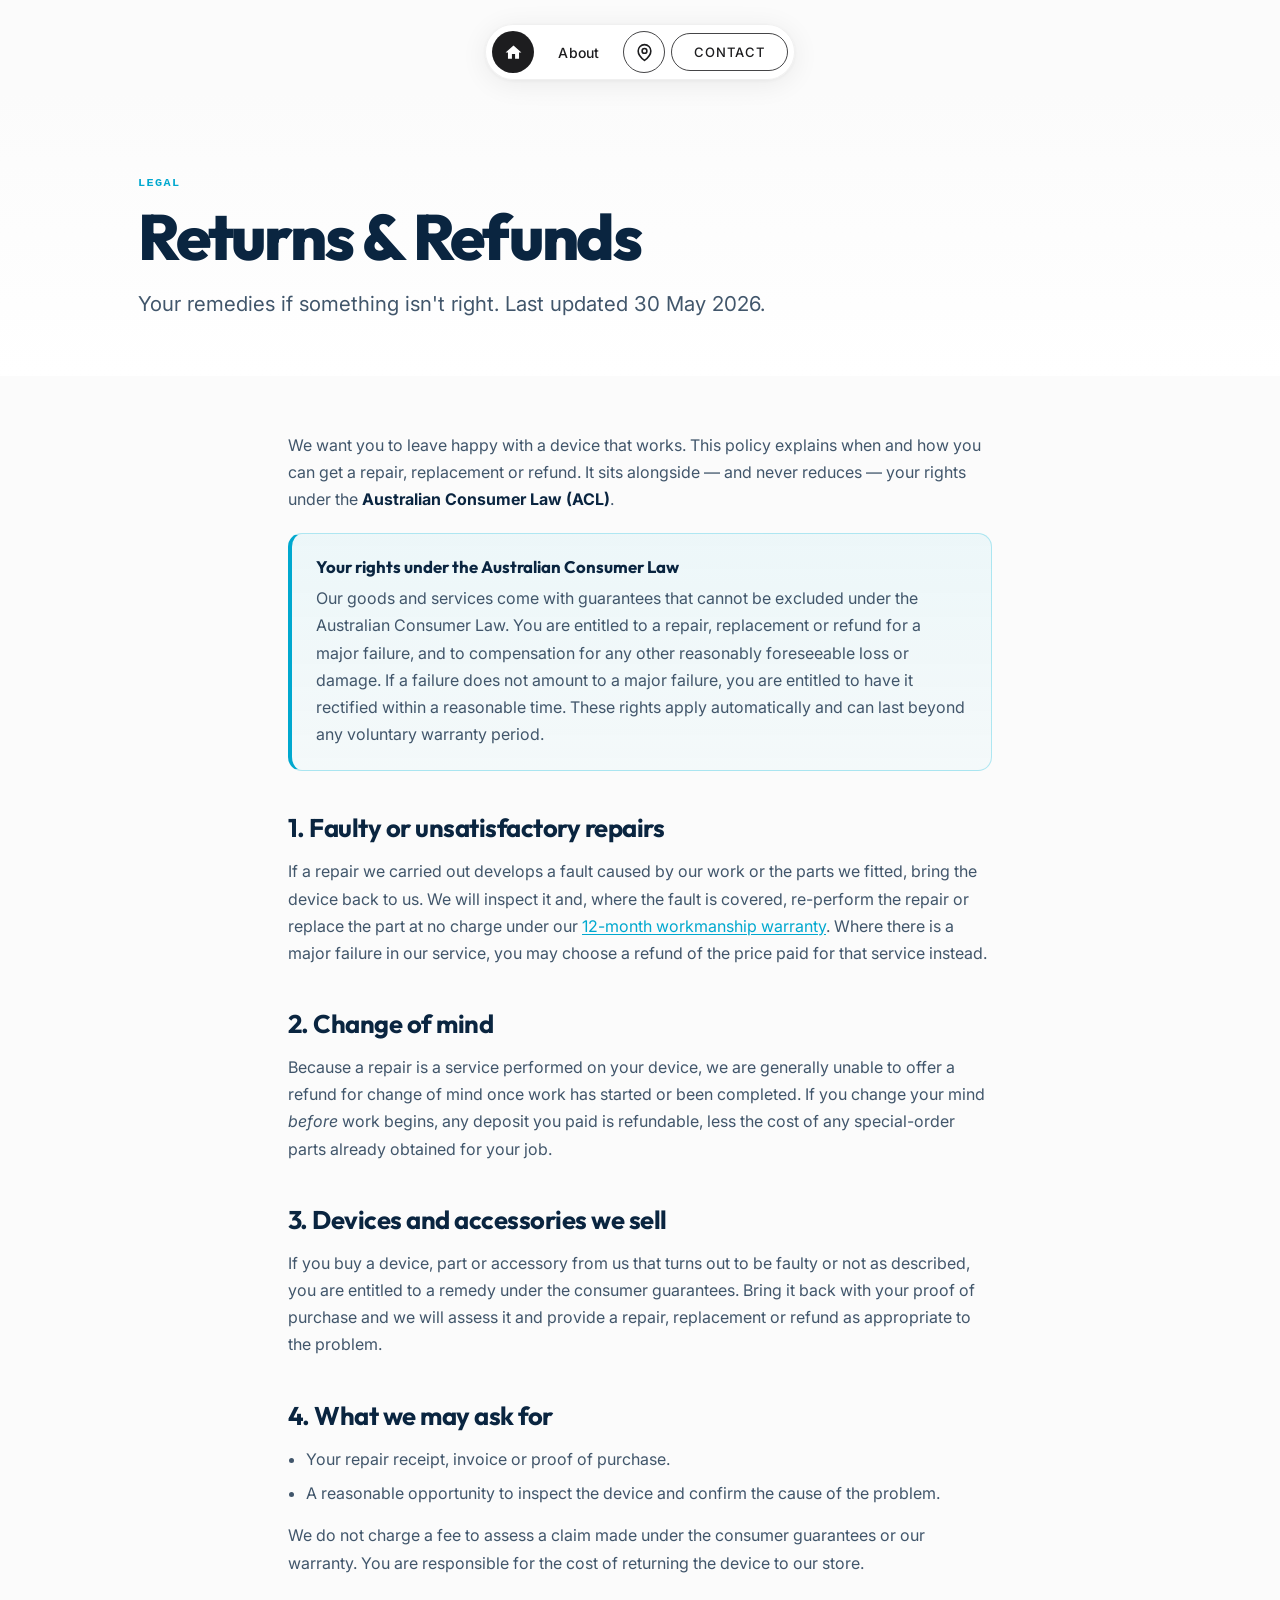
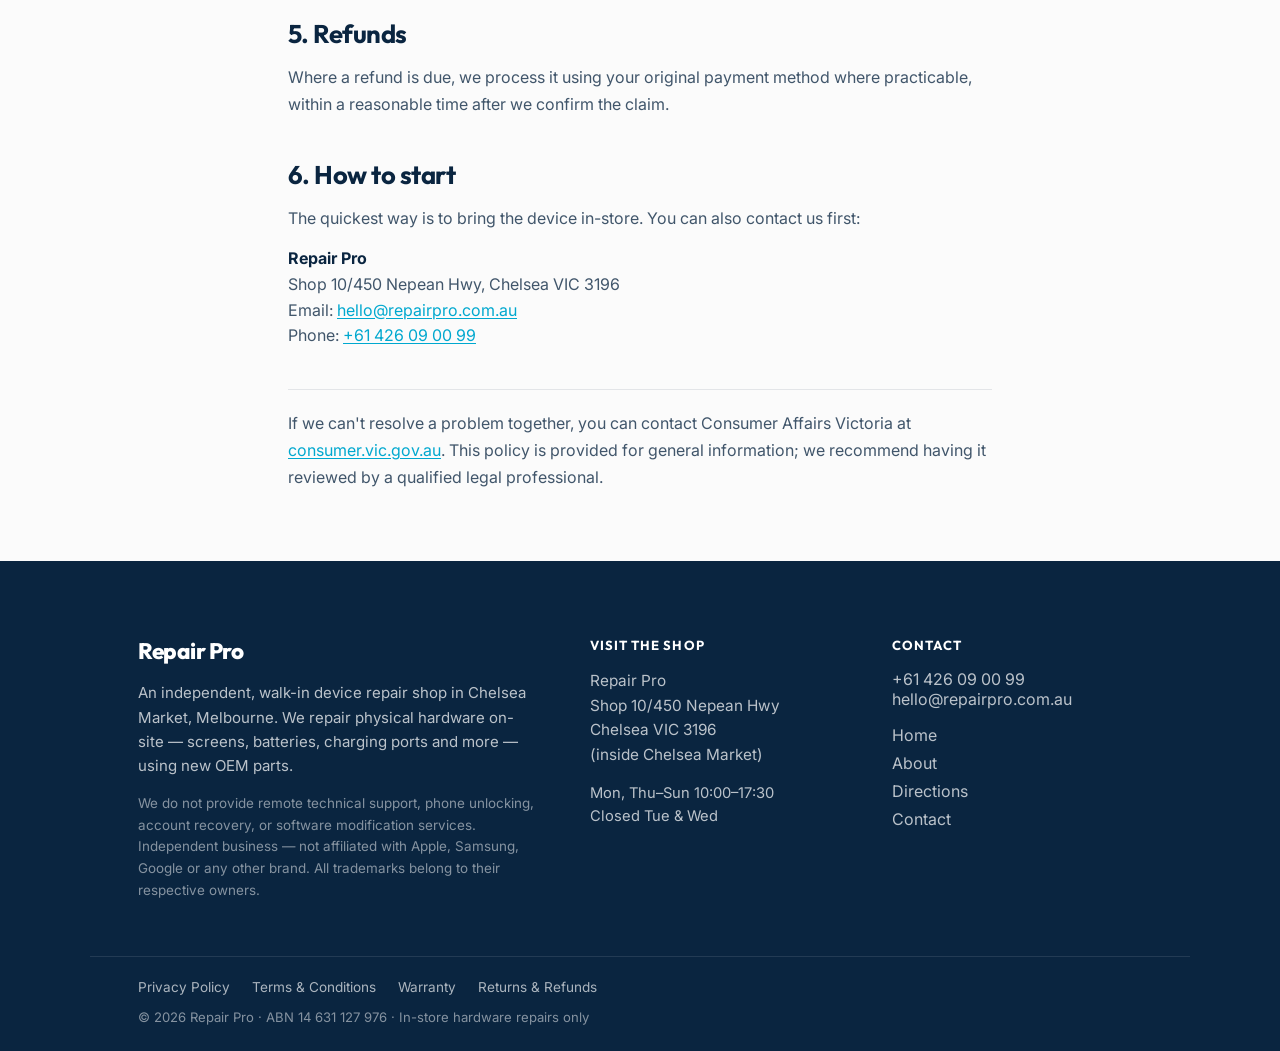
<file: refunds.html>
<!DOCTYPE html>
<html lang="en">
<head>
    <meta charset="UTF-8">
    <meta name="viewport" content="width=device-width, initial-scale=1.0">
    <title>Returns &amp; Refunds — Repair Pro</title>
    <meta name="description" content="Repair Pro's returns and refunds policy for repair services and devices, including your remedies under the Australian Consumer Law.">
    <link rel="preconnect" href="https://fonts.googleapis.com">
    <link rel="preconnect" href="https://fonts.gstatic.com" crossorigin>
    <link rel="stylesheet" href="https://fonts.googleapis.com/css2?family=Outfit:wght@400;500;600;700;800&family=Inter:wght@400;500;600&display=swap">
    <link rel="stylesheet" href="styles.css">
</head>
<body class="inner">
    <header class="page-top">
        <nav class="navbar">
            <div class="nav-pill">
                <a class="nav-icon" href="index.html" aria-label="Home">
                    <svg xmlns="http://www.w3.org/2000/svg" viewBox="0 0 24 24" aria-hidden="true"><path d="M10 20v-6h4v6h5v-8h3L12 3 2 12h3v8z"/></svg>
                </a>
                <a class="nav-text" href="about.html">About</a>
                <a class="nav-icon nav-icon--outline" href="directions.html" aria-label="Directions">
                    <svg xmlns="http://www.w3.org/2000/svg" viewBox="0 0 24 24" fill="none" stroke="#1d1d1f" stroke-width="2" stroke-linecap="round" stroke-linejoin="round" aria-hidden="true"><path d="M20 10c0 6-8 12-8 12s-8-6-8-12a8 8 0 0 1 16 0z"/><circle cx="12" cy="10" r="3"/></svg>
                </a>
                <a class="nav-contact" href="contact.html">CONTACT</a>
            </div>
        </nav>
    </header>

    <section class="page-head">
        <div class="wrap">
            <span class="eyebrow">Legal</span>
            <h1 class="page-title">Returns &amp; Refunds</h1>
            <p class="page-sub">Your remedies if something isn't right. Last updated 30 May 2026.</p>
        </div>
    </section>

    <section class="section section--tight">
        <div class="wrap legal">
            <p>We want you to leave happy with a device that works. This policy explains when and how you can get a repair, replacement or refund. It sits alongside — and never reduces — your rights under the <strong>Australian Consumer Law (ACL)</strong>.</p>

            <div class="legal-callout">
                <h3>Your rights under the Australian Consumer Law</h3>
                <p>Our goods and services come with guarantees that cannot be excluded under the Australian Consumer Law. You are entitled to a repair, replacement or refund for a major failure, and to compensation for any other reasonably foreseeable loss or damage. If a failure does not amount to a major failure, you are entitled to have it rectified within a reasonable time. These rights apply automatically and can last beyond any voluntary warranty period.</p>
            </div>

            <h2>1. Faulty or unsatisfactory repairs</h2>
            <p>If a repair we carried out develops a fault caused by our work or the parts we fitted, bring the device back to us. We will inspect it and, where the fault is covered, re-perform the repair or replace the part at no charge under our <a href="warranty.html">12-month workmanship warranty</a>. Where there is a major failure in our service, you may choose a refund of the price paid for that service instead.</p>

            <h2>2. Change of mind</h2>
            <p>Because a repair is a service performed on your device, we are generally unable to offer a refund for change of mind once work has started or been completed. If you change your mind <em>before</em> work begins, any deposit you paid is refundable, less the cost of any special-order parts already obtained for your job.</p>

            <h2>3. Devices and accessories we sell</h2>
            <p>If you buy a device, part or accessory from us that turns out to be faulty or not as described, you are entitled to a remedy under the consumer guarantees. Bring it back with your proof of purchase and we will assess it and provide a repair, replacement or refund as appropriate to the problem.</p>

            <h2>4. What we may ask for</h2>
            <ul>
                <li>Your repair receipt, invoice or proof of purchase.</li>
                <li>A reasonable opportunity to inspect the device and confirm the cause of the problem.</li>
            </ul>
            <p>We do not charge a fee to assess a claim made under the consumer guarantees or our warranty. You are responsible for the cost of returning the device to our store.</p>

            <h2>5. Refunds</h2>
            <p>Where a refund is due, we process it using your original payment method where practicable, within a reasonable time after we confirm the claim.</p>

            <h2>6. How to start</h2>
            <p>The quickest way is to bring the device in-store. You can also contact us first:</p>
            <address>
                <strong>Repair Pro</strong><br>
                Shop 10/450 Nepean Hwy, Chelsea VIC 3196<br>
                Email: <a href="mailto:hello@repairpro.com.au">hello@repairpro.com.au</a><br>
                Phone: <a href="tel:+61426090099">+61 426 09 00 99</a>
            </address>

            <p class="legal-fineprint">If we can't resolve a problem together, you can contact Consumer Affairs Victoria at <a href="https://www.consumer.vic.gov.au" target="_blank" rel="noopener">consumer.vic.gov.au</a>. This policy is provided for general information; we recommend having it reviewed by a qualified legal professional.</p>
        </div>
    </section>

    <footer class="site-footer">
        <div class="wrap footer-inner">
            <div class="footer-brand">
                <span class="footer-logo">Repair Pro</span>
                <p>An independent, walk-in device repair shop in Chelsea Market, Melbourne. We repair physical hardware on-site — screens, batteries, charging ports and more — using new OEM parts.</p>
                <p class="footer-disclaimer">We do not provide remote technical support, phone unlocking, account recovery, or software modification services. Independent business — not affiliated with Apple, Samsung, Google or any other brand. All trademarks belong to their respective owners.</p>
            </div>
            <div class="footer-col">
                <h4>Visit the shop</h4>
                <address>
                    Repair Pro<br>
                    Shop 10/450 Nepean Hwy<br>
                    Chelsea VIC 3196<br>
                    (inside Chelsea Market)
                </address>
                <p class="footer-hours">Mon, Thu–Sun&nbsp;10:00–17:30<br>Closed Tue &amp; Wed</p>
            </div>
            <div class="footer-col">
                <h4>Contact</h4>
                <p>
                    <a href="tel:+61426090099">+61 426 09 00 99</a><br>
                    <a href="mailto:hello@repairpro.com.au">hello@repairpro.com.au</a>
                </p>
                <nav class="footer-links">
                    <a href="index.html">Home</a>
                    <a href="about.html">About</a>
                    <a href="directions.html">Directions</a>
                    <a href="contact.html">Contact</a>
                </nav>
            </div>
        </div>
        <div class="wrap footer-base">
            <nav class="footer-legal" aria-label="Legal">
                <a href="privacy.html">Privacy Policy</a>
                <a href="terms.html">Terms &amp; Conditions</a>
                <a href="warranty.html">Warranty</a>
                <a href="refunds.html">Returns &amp; Refunds</a>
            </nav>
            <span>© 2026 Repair Pro · ABN&nbsp;14&nbsp;631&nbsp;127&nbsp;976 · In-store hardware repairs only</span>
        </div>
    </footer>
</body>
</html>
</file>
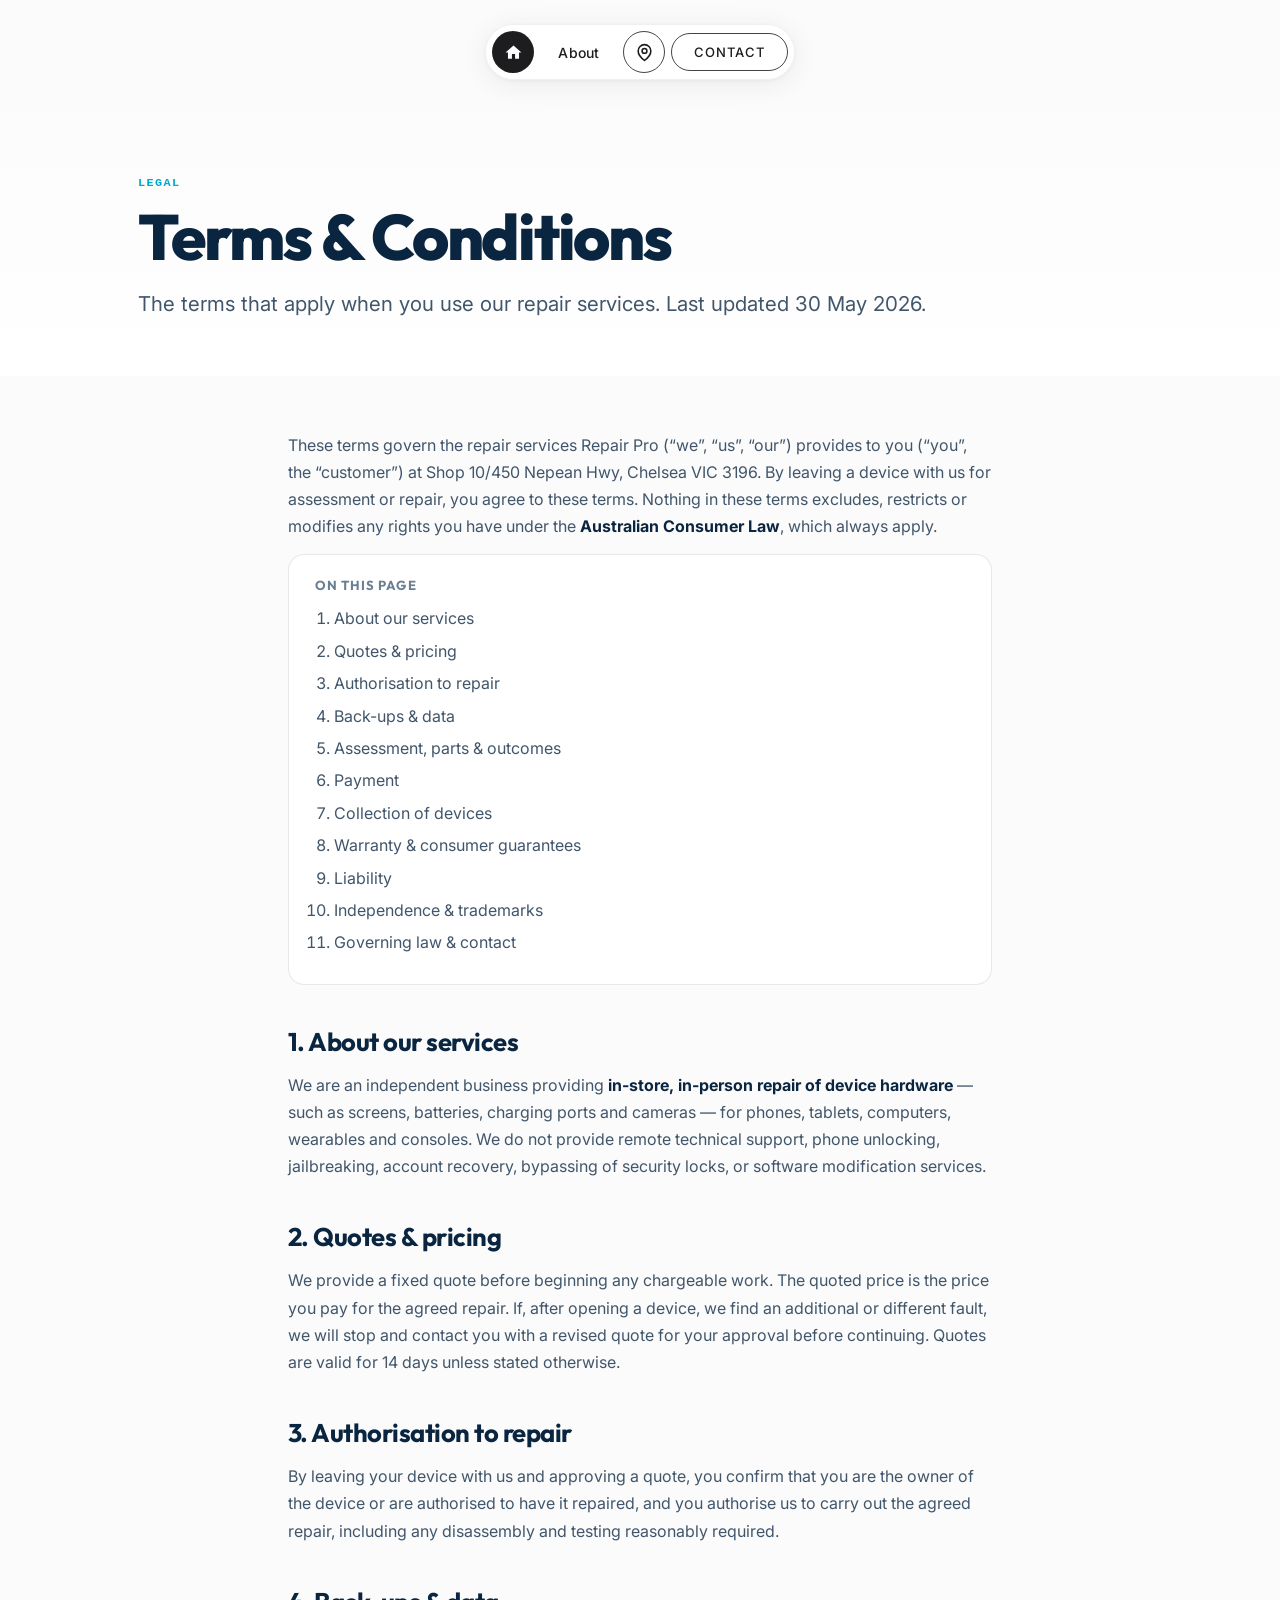
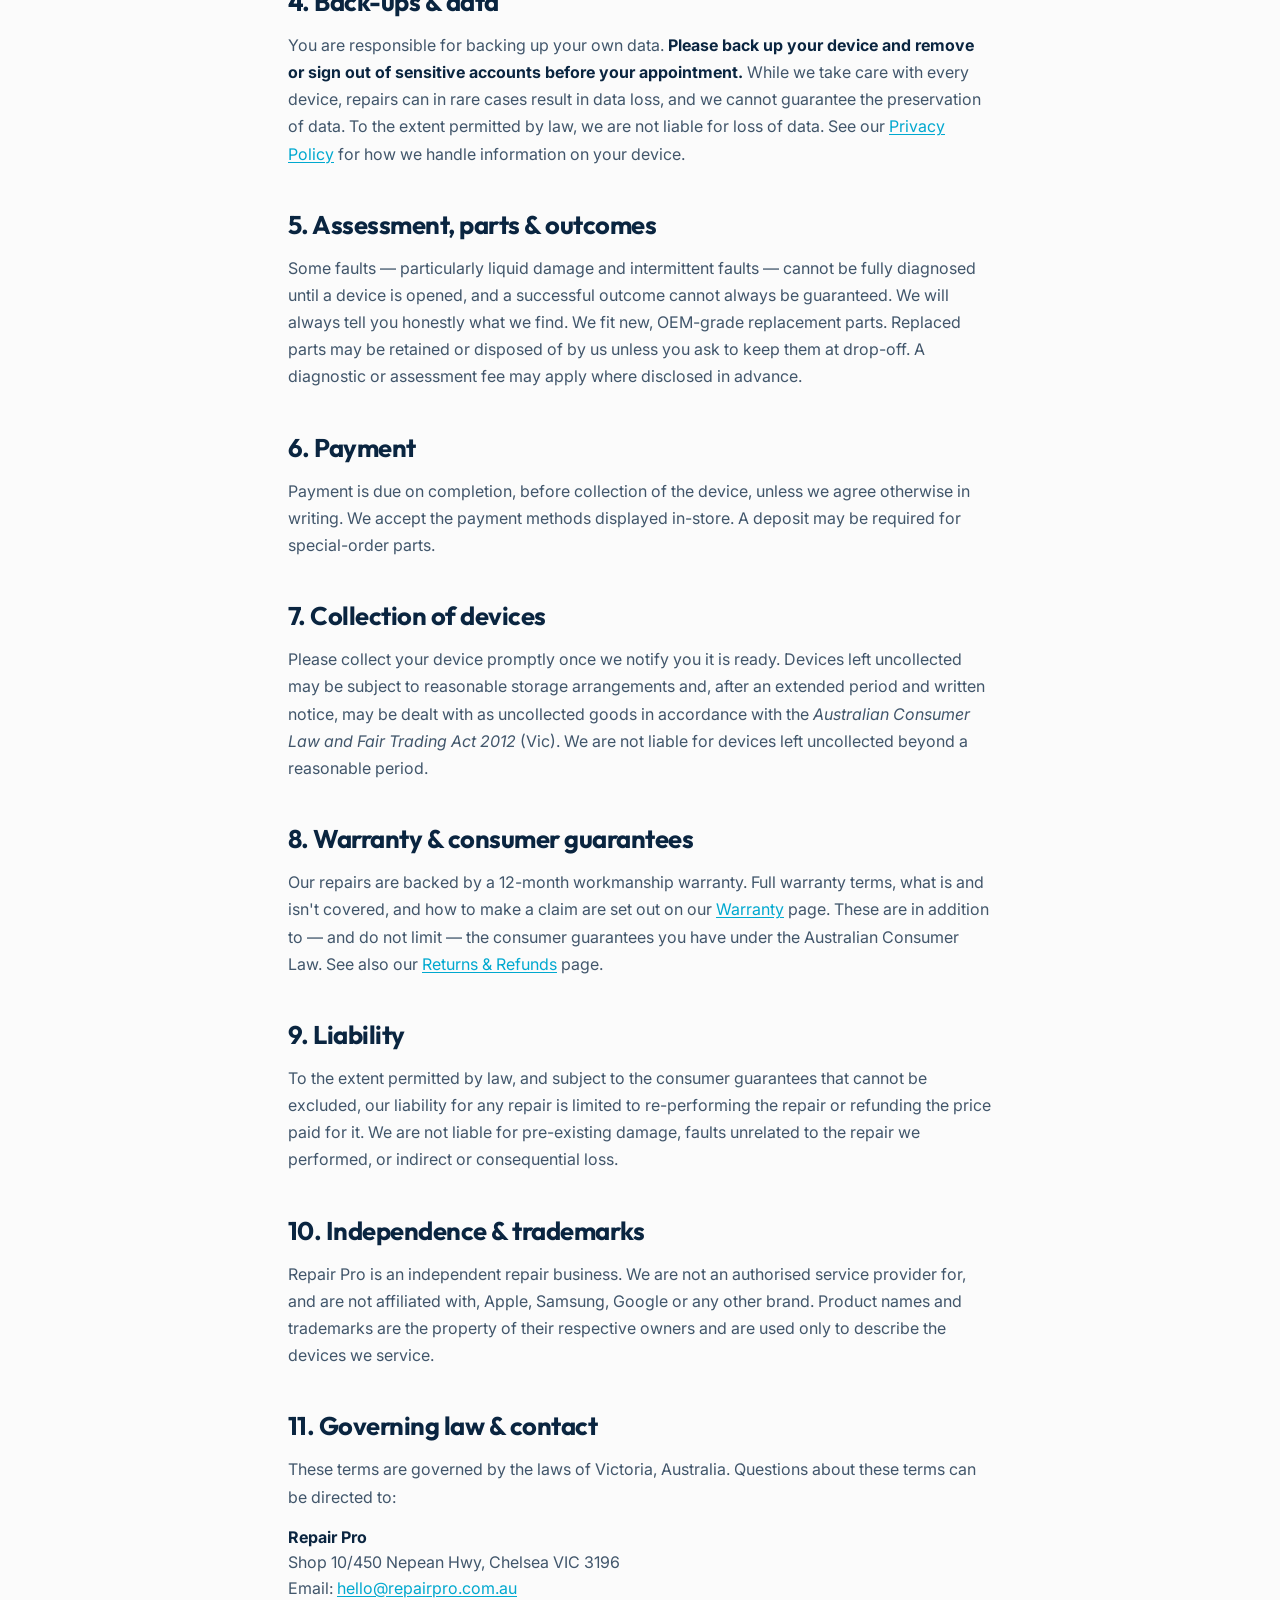
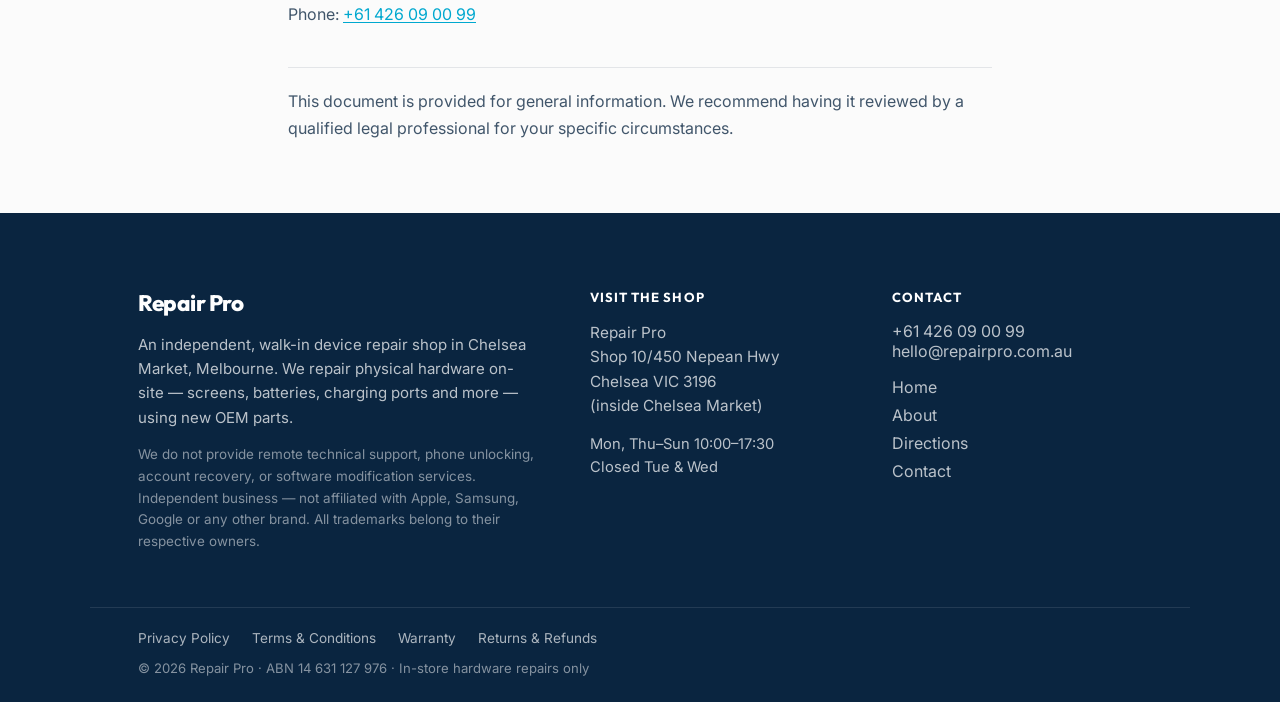
<file: terms.html>
<!DOCTYPE html>
<html lang="en">
<head>
    <meta charset="UTF-8">
    <meta name="viewport" content="width=device-width, initial-scale=1.0">
    <title>Terms &amp; Conditions — Repair Pro</title>
    <meta name="description" content="The terms and conditions for repair services provided by Repair Pro, an independent in-store device repair business in Chelsea, Victoria.">
    <link rel="preconnect" href="https://fonts.googleapis.com">
    <link rel="preconnect" href="https://fonts.gstatic.com" crossorigin>
    <link rel="stylesheet" href="https://fonts.googleapis.com/css2?family=Outfit:wght@400;500;600;700;800&family=Inter:wght@400;500;600&display=swap">
    <link rel="stylesheet" href="styles.css">
</head>
<body class="inner">
    <header class="page-top">
        <nav class="navbar">
            <div class="nav-pill">
                <a class="nav-icon" href="index.html" aria-label="Home">
                    <svg xmlns="http://www.w3.org/2000/svg" viewBox="0 0 24 24" aria-hidden="true"><path d="M10 20v-6h4v6h5v-8h3L12 3 2 12h3v8z"/></svg>
                </a>
                <a class="nav-text" href="about.html">About</a>
                <a class="nav-icon nav-icon--outline" href="directions.html" aria-label="Directions">
                    <svg xmlns="http://www.w3.org/2000/svg" viewBox="0 0 24 24" fill="none" stroke="#1d1d1f" stroke-width="2" stroke-linecap="round" stroke-linejoin="round" aria-hidden="true"><path d="M20 10c0 6-8 12-8 12s-8-6-8-12a8 8 0 0 1 16 0z"/><circle cx="12" cy="10" r="3"/></svg>
                </a>
                <a class="nav-contact" href="contact.html">CONTACT</a>
            </div>
        </nav>
    </header>

    <section class="page-head">
        <div class="wrap">
            <span class="eyebrow">Legal</span>
            <h1 class="page-title">Terms &amp; Conditions</h1>
            <p class="page-sub">The terms that apply when you use our repair services. Last updated 30 May 2026.</p>
        </div>
    </section>

    <section class="section section--tight">
        <div class="wrap legal">
            <p>These terms govern the repair services Repair Pro (“we”, “us”, “our”) provides to you (“you”, the “customer”) at Shop 10/450 Nepean Hwy, Chelsea VIC 3196. By leaving a device with us for assessment or repair, you agree to these terms. Nothing in these terms excludes, restricts or modifies any rights you have under the <strong>Australian Consumer Law</strong>, which always apply.</p>

            <div class="legal-toc">
                <h2>On this page</h2>
                <ol>
                    <li>About our services</li>
                    <li>Quotes &amp; pricing</li>
                    <li>Authorisation to repair</li>
                    <li>Back-ups &amp; data</li>
                    <li>Assessment, parts &amp; outcomes</li>
                    <li>Payment</li>
                    <li>Collection of devices</li>
                    <li>Warranty &amp; consumer guarantees</li>
                    <li>Liability</li>
                    <li>Independence &amp; trademarks</li>
                    <li>Governing law &amp; contact</li>
                </ol>
            </div>

            <h2>1. About our services</h2>
            <p>We are an independent business providing <strong>in-store, in-person repair of device hardware</strong> — such as screens, batteries, charging ports and cameras — for phones, tablets, computers, wearables and consoles. We do not provide remote technical support, phone unlocking, jailbreaking, account recovery, bypassing of security locks, or software modification services.</p>

            <h2>2. Quotes &amp; pricing</h2>
            <p>We provide a fixed quote before beginning any chargeable work. The quoted price is the price you pay for the agreed repair. If, after opening a device, we find an additional or different fault, we will stop and contact you with a revised quote for your approval before continuing. Quotes are valid for 14 days unless stated otherwise.</p>

            <h2>3. Authorisation to repair</h2>
            <p>By leaving your device with us and approving a quote, you confirm that you are the owner of the device or are authorised to have it repaired, and you authorise us to carry out the agreed repair, including any disassembly and testing reasonably required.</p>

            <h2>4. Back-ups &amp; data</h2>
            <p>You are responsible for backing up your own data. <strong>Please back up your device and remove or sign out of sensitive accounts before your appointment.</strong> While we take care with every device, repairs can in rare cases result in data loss, and we cannot guarantee the preservation of data. To the extent permitted by law, we are not liable for loss of data. See our <a href="privacy.html">Privacy Policy</a> for how we handle information on your device.</p>

            <h2>5. Assessment, parts &amp; outcomes</h2>
            <p>Some faults — particularly liquid damage and intermittent faults — cannot be fully diagnosed until a device is opened, and a successful outcome cannot always be guaranteed. We will always tell you honestly what we find. We fit new, OEM-grade replacement parts. Replaced parts may be retained or disposed of by us unless you ask to keep them at drop-off. A diagnostic or assessment fee may apply where disclosed in advance.</p>

            <h2>6. Payment</h2>
            <p>Payment is due on completion, before collection of the device, unless we agree otherwise in writing. We accept the payment methods displayed in-store. A deposit may be required for special-order parts.</p>

            <h2>7. Collection of devices</h2>
            <p>Please collect your device promptly once we notify you it is ready. Devices left uncollected may be subject to reasonable storage arrangements and, after an extended period and written notice, may be dealt with as uncollected goods in accordance with the <em>Australian Consumer Law and Fair Trading Act 2012</em> (Vic). We are not liable for devices left uncollected beyond a reasonable period.</p>

            <h2>8. Warranty &amp; consumer guarantees</h2>
            <p>Our repairs are backed by a 12-month workmanship warranty. Full warranty terms, what is and isn't covered, and how to make a claim are set out on our <a href="warranty.html">Warranty</a> page. These are in addition to — and do not limit — the consumer guarantees you have under the Australian Consumer Law. See also our <a href="refunds.html">Returns &amp; Refunds</a> page.</p>

            <h2>9. Liability</h2>
            <p>To the extent permitted by law, and subject to the consumer guarantees that cannot be excluded, our liability for any repair is limited to re-performing the repair or refunding the price paid for it. We are not liable for pre-existing damage, faults unrelated to the repair we performed, or indirect or consequential loss.</p>

            <h2>10. Independence &amp; trademarks</h2>
            <p>Repair Pro is an independent repair business. We are not an authorised service provider for, and are not affiliated with, Apple, Samsung, Google or any other brand. Product names and trademarks are the property of their respective owners and are used only to describe the devices we service.</p>

            <h2>11. Governing law &amp; contact</h2>
            <p>These terms are governed by the laws of Victoria, Australia. Questions about these terms can be directed to:</p>
            <address>
                <strong>Repair Pro</strong><br>
                Shop 10/450 Nepean Hwy, Chelsea VIC 3196<br>
                Email: <a href="mailto:hello@repairpro.com.au">hello@repairpro.com.au</a><br>
                Phone: <a href="tel:+61426090099">+61 426 09 00 99</a>
            </address>

            <p class="legal-fineprint">This document is provided for general information. We recommend having it reviewed by a qualified legal professional for your specific circumstances.</p>
        </div>
    </section>

    <footer class="site-footer">
        <div class="wrap footer-inner">
            <div class="footer-brand">
                <span class="footer-logo">Repair Pro</span>
                <p>An independent, walk-in device repair shop in Chelsea Market, Melbourne. We repair physical hardware on-site — screens, batteries, charging ports and more — using new OEM parts.</p>
                <p class="footer-disclaimer">We do not provide remote technical support, phone unlocking, account recovery, or software modification services. Independent business — not affiliated with Apple, Samsung, Google or any other brand. All trademarks belong to their respective owners.</p>
            </div>
            <div class="footer-col">
                <h4>Visit the shop</h4>
                <address>
                    Repair Pro<br>
                    Shop 10/450 Nepean Hwy<br>
                    Chelsea VIC 3196<br>
                    (inside Chelsea Market)
                </address>
                <p class="footer-hours">Mon, Thu–Sun&nbsp;10:00–17:30<br>Closed Tue &amp; Wed</p>
            </div>
            <div class="footer-col">
                <h4>Contact</h4>
                <p>
                    <a href="tel:+61426090099">+61 426 09 00 99</a><br>
                    <a href="mailto:hello@repairpro.com.au">hello@repairpro.com.au</a>
                </p>
                <nav class="footer-links">
                    <a href="index.html">Home</a>
                    <a href="about.html">About</a>
                    <a href="directions.html">Directions</a>
                    <a href="contact.html">Contact</a>
                </nav>
            </div>
        </div>
        <div class="wrap footer-base">
            <nav class="footer-legal" aria-label="Legal">
                <a href="privacy.html">Privacy Policy</a>
                <a href="terms.html">Terms &amp; Conditions</a>
                <a href="warranty.html">Warranty</a>
                <a href="refunds.html">Returns &amp; Refunds</a>
            </nav>
            <span>© 2026 Repair Pro · ABN&nbsp;14&nbsp;631&nbsp;127&nbsp;976 · In-store hardware repairs only</span>
        </div>
    </footer>
</body>
</html>
</file>
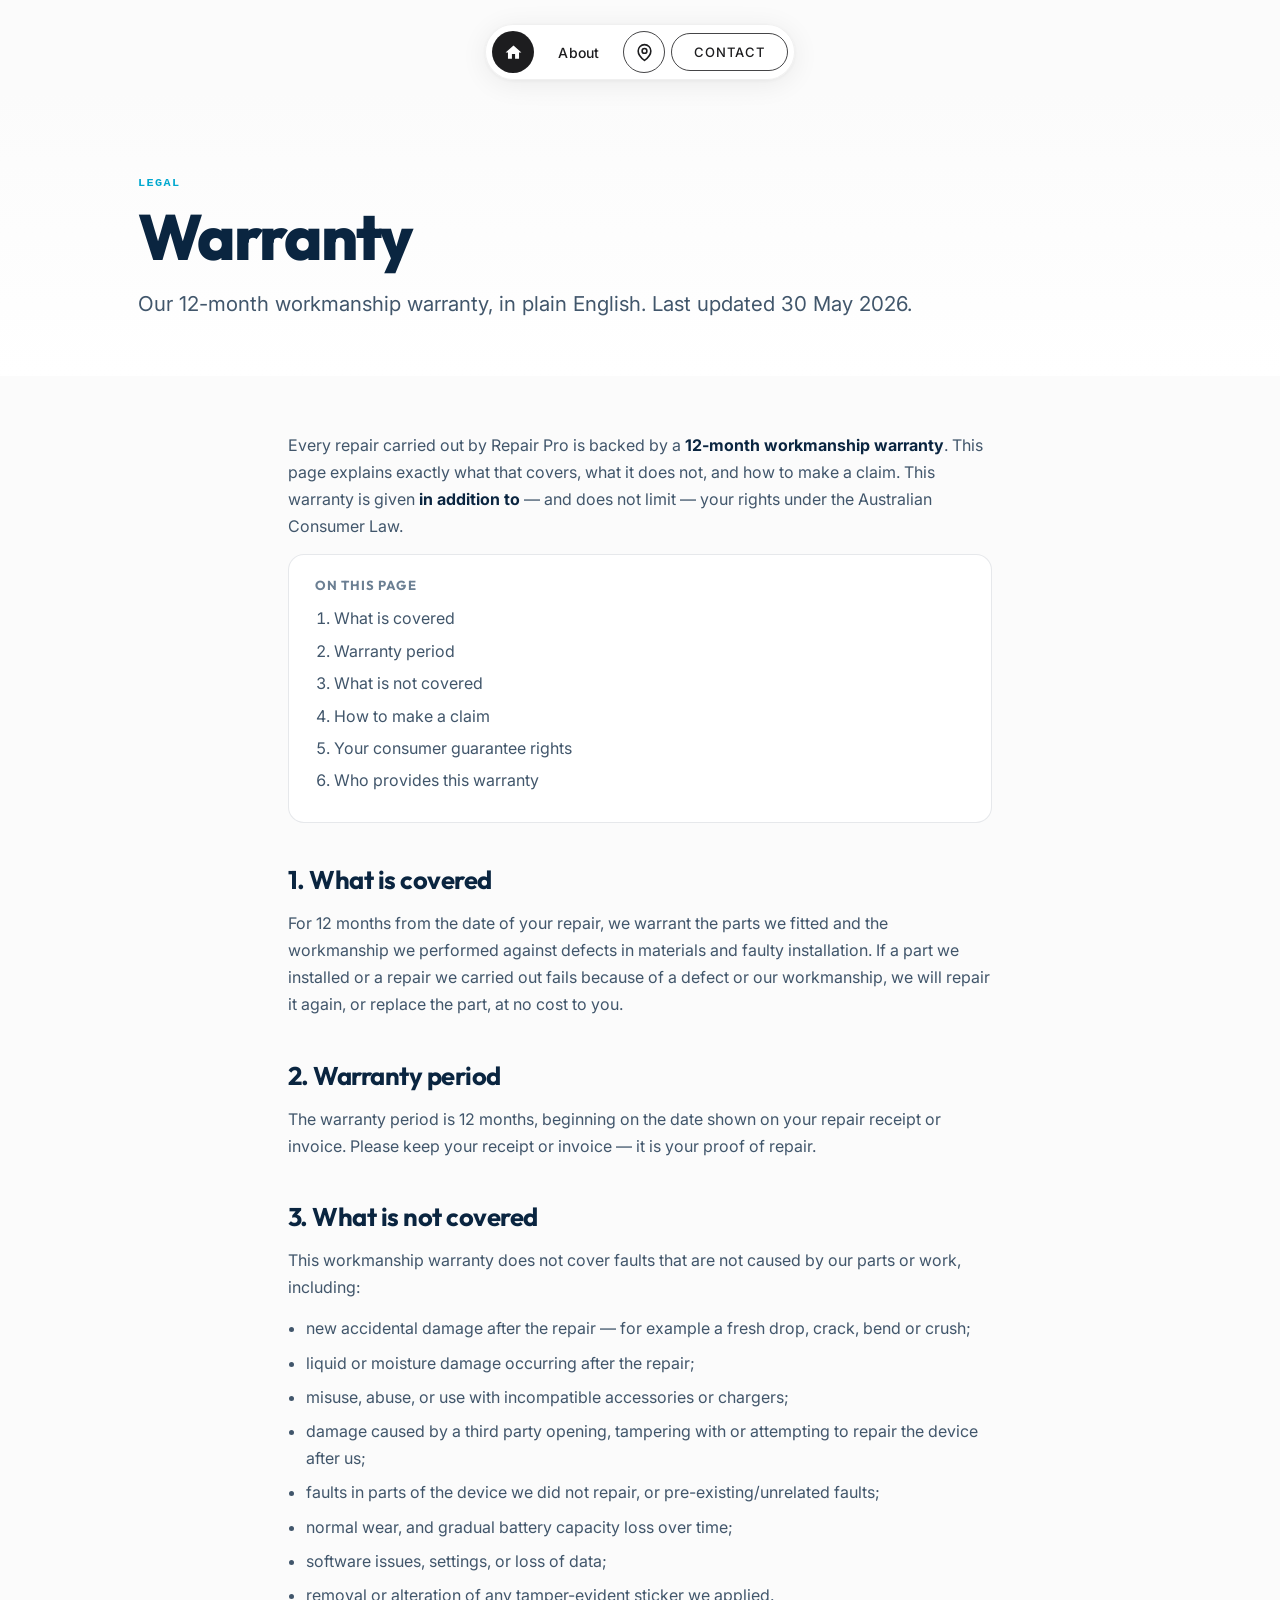
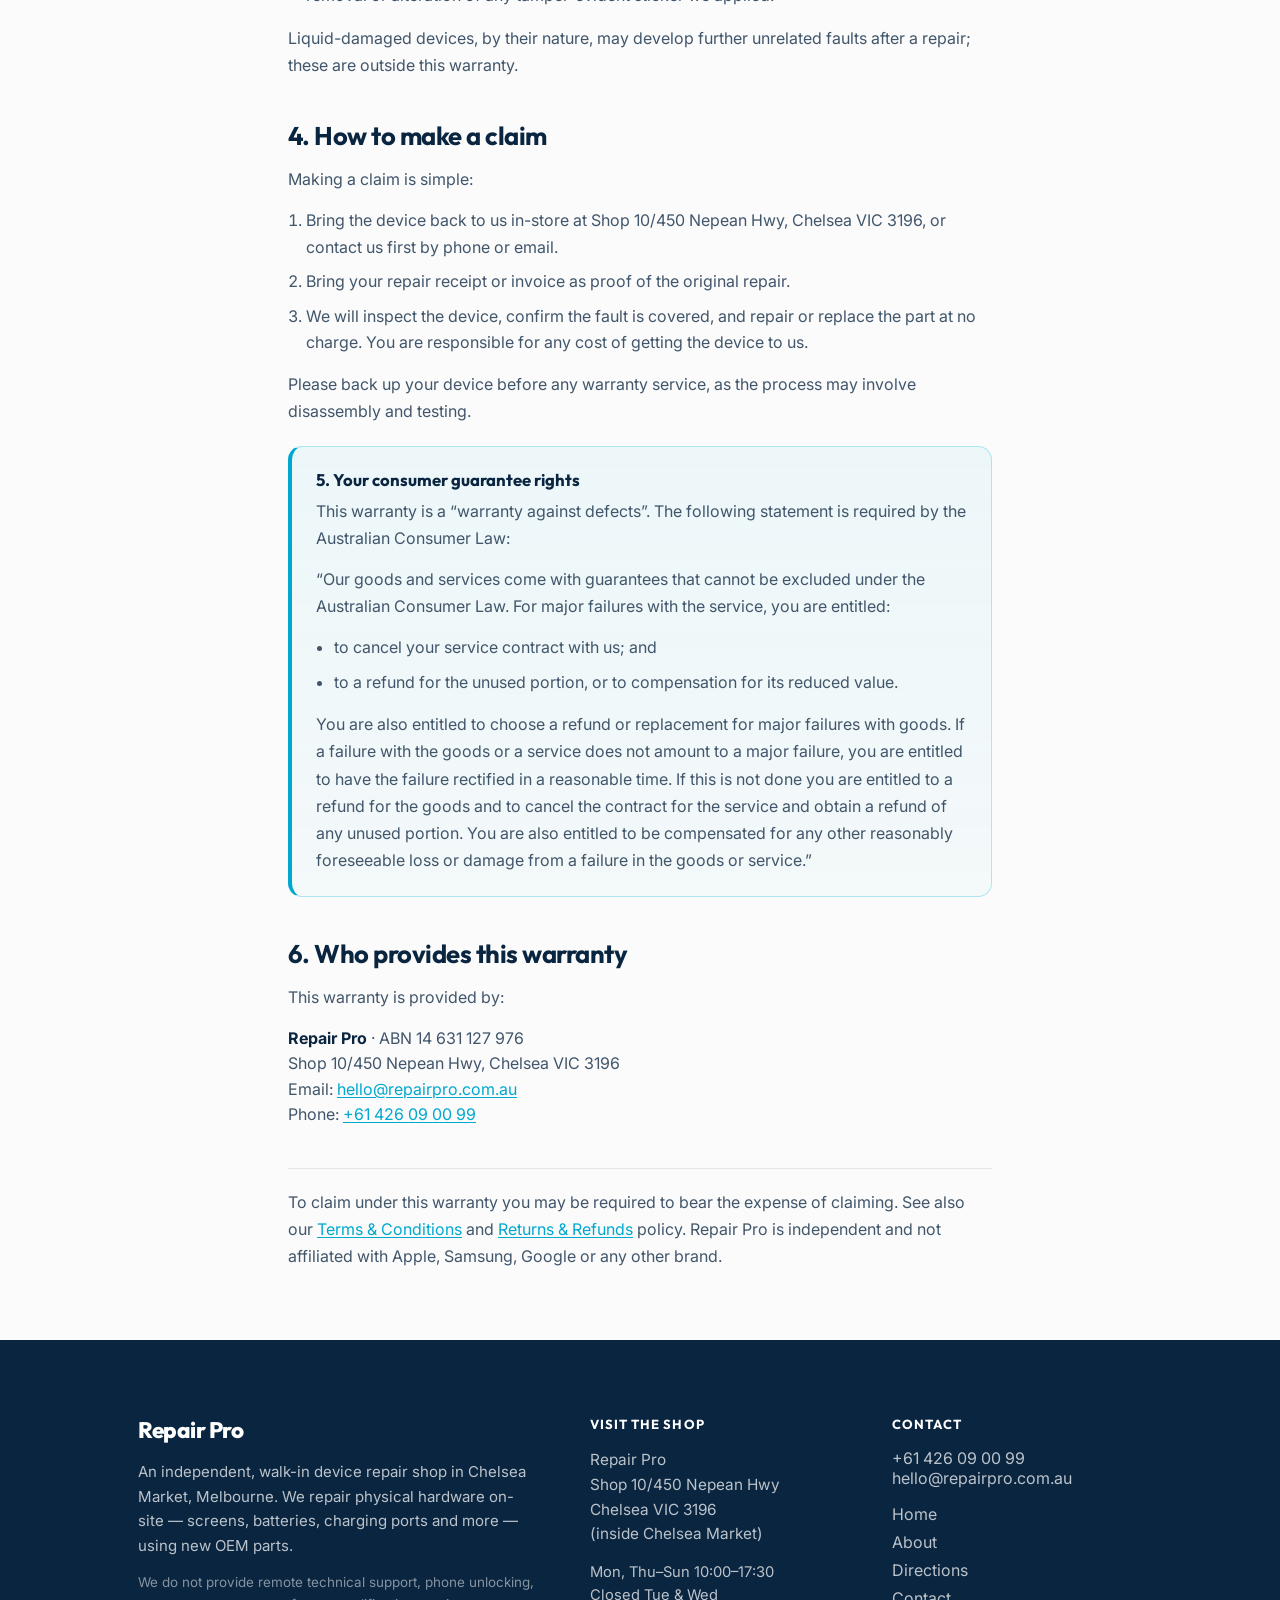
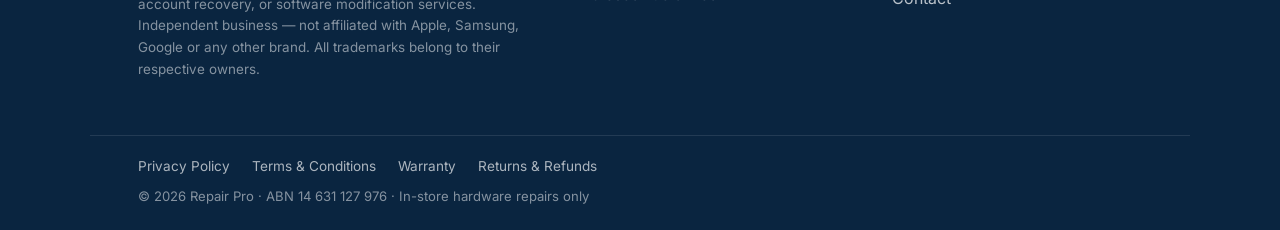
<file: warranty.html>
<!DOCTYPE html>
<html lang="en">
<head>
    <meta charset="UTF-8">
    <meta name="viewport" content="width=device-width, initial-scale=1.0">
    <title>Warranty — Repair Pro | 12-month workmanship warranty</title>
    <meta name="description" content="Repair Pro's 12-month workmanship warranty: what is covered, what is excluded, and how to make a claim — plus your rights under the Australian Consumer Law.">
    <link rel="preconnect" href="https://fonts.googleapis.com">
    <link rel="preconnect" href="https://fonts.gstatic.com" crossorigin>
    <link rel="stylesheet" href="https://fonts.googleapis.com/css2?family=Outfit:wght@400;500;600;700;800&family=Inter:wght@400;500;600&display=swap">
    <link rel="stylesheet" href="styles.css">
</head>
<body class="inner">
    <header class="page-top">
        <nav class="navbar">
            <div class="nav-pill">
                <a class="nav-icon" href="index.html" aria-label="Home">
                    <svg xmlns="http://www.w3.org/2000/svg" viewBox="0 0 24 24" aria-hidden="true"><path d="M10 20v-6h4v6h5v-8h3L12 3 2 12h3v8z"/></svg>
                </a>
                <a class="nav-text" href="about.html">About</a>
                <a class="nav-icon nav-icon--outline" href="directions.html" aria-label="Directions">
                    <svg xmlns="http://www.w3.org/2000/svg" viewBox="0 0 24 24" fill="none" stroke="#1d1d1f" stroke-width="2" stroke-linecap="round" stroke-linejoin="round" aria-hidden="true"><path d="M20 10c0 6-8 12-8 12s-8-6-8-12a8 8 0 0 1 16 0z"/><circle cx="12" cy="10" r="3"/></svg>
                </a>
                <a class="nav-contact" href="contact.html">CONTACT</a>
            </div>
        </nav>
    </header>

    <section class="page-head">
        <div class="wrap">
            <span class="eyebrow">Legal</span>
            <h1 class="page-title">Warranty</h1>
            <p class="page-sub">Our 12-month workmanship warranty, in plain English. Last updated 30 May 2026.</p>
        </div>
    </section>

    <section class="section section--tight">
        <div class="wrap legal">
            <p>Every repair carried out by Repair Pro is backed by a <strong>12-month workmanship warranty</strong>. This page explains exactly what that covers, what it does not, and how to make a claim. This warranty is given <strong>in addition to</strong> — and does not limit — your rights under the Australian Consumer Law.</p>

            <div class="legal-toc">
                <h2>On this page</h2>
                <ol>
                    <li>What is covered</li>
                    <li>Warranty period</li>
                    <li>What is not covered</li>
                    <li>How to make a claim</li>
                    <li>Your consumer guarantee rights</li>
                    <li>Who provides this warranty</li>
                </ol>
            </div>

            <h2>1. What is covered</h2>
            <p>For 12 months from the date of your repair, we warrant the parts we fitted and the workmanship we performed against defects in materials and faulty installation. If a part we installed or a repair we carried out fails because of a defect or our workmanship, we will repair it again, or replace the part, at no cost to you.</p>

            <h2>2. Warranty period</h2>
            <p>The warranty period is 12 months, beginning on the date shown on your repair receipt or invoice. Please keep your receipt or invoice — it is your proof of repair.</p>

            <h2>3. What is not covered</h2>
            <p>This workmanship warranty does not cover faults that are not caused by our parts or work, including:</p>
            <ul>
                <li>new accidental damage after the repair — for example a fresh drop, crack, bend or crush;</li>
                <li>liquid or moisture damage occurring after the repair;</li>
                <li>misuse, abuse, or use with incompatible accessories or chargers;</li>
                <li>damage caused by a third party opening, tampering with or attempting to repair the device after us;</li>
                <li>faults in parts of the device we did not repair, or pre-existing/unrelated faults;</li>
                <li>normal wear, and gradual battery capacity loss over time;</li>
                <li>software issues, settings, or loss of data;</li>
                <li>removal or alteration of any tamper-evident sticker we applied.</li>
            </ul>
            <p>Liquid-damaged devices, by their nature, may develop further unrelated faults after a repair; these are outside this warranty.</p>

            <h2>4. How to make a claim</h2>
            <p>Making a claim is simple:</p>
            <ol>
                <li>Bring the device back to us in-store at Shop 10/450 Nepean Hwy, Chelsea VIC 3196, or contact us first by phone or email.</li>
                <li>Bring your repair receipt or invoice as proof of the original repair.</li>
                <li>We will inspect the device, confirm the fault is covered, and repair or replace the part at no charge. You are responsible for any cost of getting the device to us.</li>
            </ol>
            <p>Please back up your device before any warranty service, as the process may involve disassembly and testing.</p>

            <div class="legal-callout">
                <h3>5. Your consumer guarantee rights</h3>
                <p>This warranty is a “warranty against defects”. The following statement is required by the Australian Consumer Law:</p>
                <p>“Our goods and services come with guarantees that cannot be excluded under the Australian Consumer Law. For major failures with the service, you are entitled:</p>
                <ul>
                    <li>to cancel your service contract with us; and</li>
                    <li>to a refund for the unused portion, or to compensation for its reduced value.</li>
                </ul>
                <p>You are also entitled to choose a refund or replacement for major failures with goods. If a failure with the goods or a service does not amount to a major failure, you are entitled to have the failure rectified in a reasonable time. If this is not done you are entitled to a refund for the goods and to cancel the contract for the service and obtain a refund of any unused portion. You are also entitled to be compensated for any other reasonably foreseeable loss or damage from a failure in the goods or service.”</p>
            </div>

            <h2>6. Who provides this warranty</h2>
            <p>This warranty is provided by:</p>
            <address>
                <strong>Repair Pro</strong> · ABN 14 631 127 976<br>
                Shop 10/450 Nepean Hwy, Chelsea VIC 3196<br>
                Email: <a href="mailto:hello@repairpro.com.au">hello@repairpro.com.au</a><br>
                Phone: <a href="tel:+61426090099">+61 426 09 00 99</a>
            </address>

            <p class="legal-fineprint">To claim under this warranty you may be required to bear the expense of claiming. See also our <a href="terms.html">Terms &amp; Conditions</a> and <a href="refunds.html">Returns &amp; Refunds</a> policy. Repair Pro is independent and not affiliated with Apple, Samsung, Google or any other brand.</p>
        </div>
    </section>

    <footer class="site-footer">
        <div class="wrap footer-inner">
            <div class="footer-brand">
                <span class="footer-logo">Repair Pro</span>
                <p>An independent, walk-in device repair shop in Chelsea Market, Melbourne. We repair physical hardware on-site — screens, batteries, charging ports and more — using new OEM parts.</p>
                <p class="footer-disclaimer">We do not provide remote technical support, phone unlocking, account recovery, or software modification services. Independent business — not affiliated with Apple, Samsung, Google or any other brand. All trademarks belong to their respective owners.</p>
            </div>
            <div class="footer-col">
                <h4>Visit the shop</h4>
                <address>
                    Repair Pro<br>
                    Shop 10/450 Nepean Hwy<br>
                    Chelsea VIC 3196<br>
                    (inside Chelsea Market)
                </address>
                <p class="footer-hours">Mon, Thu–Sun&nbsp;10:00–17:30<br>Closed Tue &amp; Wed</p>
            </div>
            <div class="footer-col">
                <h4>Contact</h4>
                <p>
                    <a href="tel:+61426090099">+61 426 09 00 99</a><br>
                    <a href="mailto:hello@repairpro.com.au">hello@repairpro.com.au</a>
                </p>
                <nav class="footer-links">
                    <a href="index.html">Home</a>
                    <a href="about.html">About</a>
                    <a href="directions.html">Directions</a>
                    <a href="contact.html">Contact</a>
                </nav>
            </div>
        </div>
        <div class="wrap footer-base">
            <nav class="footer-legal" aria-label="Legal">
                <a href="privacy.html">Privacy Policy</a>
                <a href="terms.html">Terms &amp; Conditions</a>
                <a href="warranty.html">Warranty</a>
                <a href="refunds.html">Returns &amp; Refunds</a>
            </nav>
            <span>© 2026 Repair Pro · ABN&nbsp;14&nbsp;631&nbsp;127&nbsp;976 · In-store hardware repairs only</span>
        </div>
    </footer>
</body>
</html>
</file>
<file: styles.css>
:root {
  /* Palette borrowed from completedigital.org */
  --theme: #48cae4;
  --theme-deep: #00a8cf;
  --theme-soft: #ade8f4;
  --navy: #0a2540;
  --navy-soft: #41566b;
  --ink-faint: #6b7f93;
  --paper: #f6fbfd;
}

*, *::before, *::after {
  box-sizing: border-box;
  margin: 0;
  padding: 0;
}

html {
  scroll-behavior: smooth;
}

body {
  font-family: "Inter", -apple-system, BlinkMacSystemFont, "SF Pro Display", "Helvetica Neue", Arial, sans-serif;
  -webkit-font-smoothing: antialiased;
  -moz-osx-font-smoothing: grayscale;
  background: #fbfbfb;
  color: #1d1d1f;
}

/* ===================== HERO ===================== */
/* Sizes to its content (no forced 100svh) so there is no letterbox gap
   above or below the image. The image is capped by the available height
   so it stays "as big as fits lengthwise" without overflowing the fold. */
.hero {
  display: flex;
  flex-direction: column;
  align-items: center;
  background: #fbfbfb;
  padding: 18px 16px 6px;
}

.navbar {
  width: 100%;
  display: flex;
  justify-content: center;
  margin-bottom: 10px;
  position: relative;
  z-index: 10;
  flex-shrink: 0;
}

.nav-pill {
  display: inline-flex;
  align-items: center;
  gap: 6px;
  background: rgba(255, 255, 255, 0.9);
  backdrop-filter: blur(28px) saturate(180%);
  -webkit-backdrop-filter: blur(28px) saturate(180%);
  border-radius: 100px;
  padding: 6px;
  box-shadow:
    0 4px 28px rgba(0, 0, 0, 0.07),
    0 1px 4px rgba(0, 0, 0, 0.05),
    inset 0 1px 0 rgba(255, 255, 255, 0.95);
  border: 1px solid rgba(0, 0, 0, 0.06);
}

.nav-icon {
  width: 42px;
  height: 42px;
  border-radius: 50%;
  background: #1d1d1f;
  border: none;
  cursor: pointer;
  display: flex;
  align-items: center;
  justify-content: center;
  flex-shrink: 0;
  transition: opacity 0.18s ease, transform 0.14s ease;
}

.nav-icon:hover { opacity: 0.82; }
.nav-icon:active { transform: scale(0.93); opacity: 0.7; }

.nav-icon svg {
  width: 19px;
  height: 19px;
  fill: #ffffff;
}

.nav-icon--outline {
  background: transparent;
  border: 1.5px solid rgba(29, 29, 31, 0.82);
}
.nav-icon--outline:hover { background: rgba(0, 0, 0, 0.05); opacity: 1; }
.nav-icon--outline svg { fill: none; }

.nav-text {
  padding: 10px 18px;
  border-radius: 100px;
  border: none;
  background: transparent;
  font-family: inherit;
  font-size: 14px;
  font-weight: 500;
  letter-spacing: 0.01em;
  color: #1d1d1f;
  cursor: pointer;
  transition: background 0.2s ease;
}
.nav-text:hover { background: rgba(0, 0, 0, 0.05); }
.nav-text:active { background: rgba(0, 0, 0, 0.09); }

.nav-contact {
  padding: 10px 22px;
  border-radius: 100px;
  border: 1.5px solid rgba(29, 29, 31, 0.82);
  background: transparent;
  font-family: inherit;
  font-size: 13px;
  font-weight: 500;
  letter-spacing: 0.07em;
  color: #1d1d1f;
  cursor: pointer;
  transition: background 0.22s ease, color 0.22s ease, border-color 0.22s ease;
}
.nav-contact:hover { background: #1d1d1f; color: #ffffff; border-color: #1d1d1f; }
.nav-contact:active { opacity: 0.82; }

.hero-image-wrap {
  width: 100%;
  display: flex;
  justify-content: center;
  /* Width is capped two ways: never wider than 94vw, and never so wide
     that its height (width / aspect-ratio) exceeds the space left under
     the nav. 1.5268 = 1168/765, the image's aspect ratio. */
  max-width: min(94vw, calc((100svh - 108px) * 1.5268));
  margin: 0 auto;
}

.hero-image {
  width: 100%;
  height: auto;
  display: block;
  /* The grey backdrop is knocked out at source via Cloudinary's
     e_make_transparent, so the image already sits on true transparency.
     The only hard edge left is the wrist where it's clipped by the left
     frame, so we feather just that edge to fade it into the page. */
  -webkit-mask-image: linear-gradient(to right, transparent 0, #000 8%, #000 100%);
  mask-image: linear-gradient(to right, transparent 0, #000 8%, #000 100%);
}

/* ============= PINNED HORIZONTAL SCROLL ============= */
.scroller {
  position: relative;
}

/* Tall spacer — its scroll length is converted into sideways travel by JS.
   Height is set in script.js: 100vh + tileWidth * (panels - 1). */
.scroller-track {
  position: relative;
}

.scroller-pin {
  position: sticky;
  top: 0;
  height: 100svh;
  overflow: hidden;
}

.scroller-rail {
  display: flex;
  height: 100svh;
  will-change: transform;
}

.panel {
  flex: 0 0 100vw;
  height: 100svh;
  display: flex;
  align-items: center;
  justify-content: center;
  padding: 96px clamp(24px, 8vw, 100px) 64px;
  background: linear-gradient(180deg, #ffffff 0%, var(--paper) 100%);
}

.panel-inner {
  max-width: 1100px;
  width: 100%;
  display: flex;
  align-items: center;
  gap: clamp(32px, 6vw, 80px);
}

.panel-copy { flex: 1; min-width: 0; }

.panel-num {
  display: block;
  font-family: ui-monospace, "SF Mono", "Cascadia Code", Menlo, Consolas, monospace;
  font-size: 0.77rem;
  font-weight: 600;
  letter-spacing: 0.1em;
  color: var(--theme-deep);
  margin-bottom: 14px;
  text-transform: uppercase;
}

.panel-h {
  font-family: "Outfit", sans-serif;
  font-weight: 800;
  font-size: clamp(2rem, 5.5vw, 3.5rem);
  line-height: 1.04;
  letter-spacing: -0.03em;
  color: var(--navy);
  margin-bottom: 12px;
}

.accent {
  position: relative;
  color: var(--theme-deep);
  background: linear-gradient(120deg, var(--theme-deep), var(--theme));
  -webkit-background-clip: text;
  background-clip: text;
  -webkit-text-fill-color: transparent;
}

.panel-sub {
  font-size: clamp(1rem, 1.5vw, 1.15rem);
  font-weight: 600;
  color: var(--navy-soft);
  margin-bottom: 18px;
  max-width: 32em;
}

.panel-p {
  font-size: clamp(1rem, 1.35vw, 1.08rem);
  line-height: 1.65;
  color: var(--navy-soft);
  max-width: 32em;
}

.panel-btn {
  margin-top: 26px;
  display: inline-flex;
  align-items: center;
  gap: 9px;
  text-decoration: none;
  padding: 13px 24px;
  border-radius: 100px;
  border: none;
  background: var(--navy);
  color: #ffffff;
  font-family: "Outfit", sans-serif;
  font-size: 0.95rem;
  font-weight: 600;
  cursor: pointer;
  box-shadow: 0 14px 30px -12px rgba(10, 37, 64, 0.5);
  transition: transform 0.2s ease, background 0.2s ease, box-shadow 0.2s ease;
}
.panel-btn svg { width: 17px; height: 17px; }
.panel-btn:hover {
  transform: translateY(-2px);
  background: var(--theme-deep);
  box-shadow: 0 18px 34px -12px rgba(0, 168, 207, 0.6);
}
.panel-btn:active { transform: translateY(0); }

.panel-diagram {
  flex: 0 0 clamp(150px, 28%, 250px);
  color: var(--navy);
  opacity: 0.72;
}
.panel-diagram svg { width: 100%; height: auto; display: block; }

.scroller-dots {
  position: absolute;
  bottom: 26px;
  left: 50%;
  transform: translateX(-50%);
  display: flex;
  gap: 8px;
  z-index: 10;
  pointer-events: none;
}
.scroller-dot {
  width: 6px;
  height: 6px;
  border-radius: 50%;
  background: rgba(10, 37, 64, 0.15);
  transition: background 0.3s, transform 0.3s;
}
.scroller-dot.active {
  background: var(--theme-deep);
  transform: scale(1.5);
}

/* ===================== RESPONSIVE ===================== */
@media (min-width: 768px) {
  .hero { padding: 24px 24px 8px; }
  .navbar { margin-bottom: 12px; }
}

/* Full-bleed image on mobile (soft feathered edges keep it from touching). */
@media (max-width: 767px) {
  .hero { padding: 16px 0 4px; }
  .navbar { padding: 0 16px; }
  .hero-image-wrap { max-width: 100%; }
}

@media (max-width: 900px) {
  /* Keep the pinned sideways scroll on mobile; stack copy above the diagram.
     Top-align the content (rather than centering it in the tall panel) so the
     first panel flows right under the short hero instead of leaving a big
     empty band above "Set price". */
  .panel {
    align-items: flex-start;
    padding: 72px 24px 56px;
  }
  .panel-inner {
    flex-direction: column;
    align-items: flex-start;
    justify-content: flex-start;
    gap: 18px;
    max-width: 100%;
  }
  .panel-diagram {
    flex: 0 0 auto;
    width: min(150px, 40vw);
    align-self: center;
  }
}

@media (max-width: 560px) {
  .panel-h { font-size: clamp(1.7rem, 8vw, 2.3rem); }
  .panel-p { font-size: 0.98rem; line-height: 1.58; }
  .panel-diagram { width: min(132px, 36vw); }
}

@media (prefers-reduced-motion: reduce) {
  html { scroll-behavior: auto; }
}

/* =====================================================================
   SHARED COMPONENTS  (nav links, sections, footer, pages)
   ===================================================================== */

/* Nav items are now links — keep them looking like the old buttons. */
a.nav-icon, a.nav-text, a.nav-contact { text-decoration: none; }
a.nav-text { display: inline-flex; align-items: center; }

/* Active page indicator */
.nav-text[aria-current="page"] { background: rgba(0, 0, 0, 0.06); }
.nav-contact[aria-current="page"] { background: #1d1d1f; color: #fff; border-color: #1d1d1f; }
.nav-icon[aria-current="page"] { box-shadow: 0 0 0 3px rgba(72, 202, 228, 0.45); }
.nav-icon--outline[aria-current="page"] { background: rgba(72, 202, 228, 0.14); border-color: var(--theme-deep); }

/* Layout wrapper */
.wrap {
  width: 100%;
  max-width: 1100px;
  margin: 0 auto;
  padding: 0 clamp(20px, 5vw, 48px);
}

/* Generic content section */
.section {
  padding: clamp(56px, 9vw, 110px) 0;
  background: #fbfbfb;
}
.section--paper {
  background: linear-gradient(180deg, #ffffff 0%, var(--paper) 100%);
  border-top: 1px solid rgba(10, 37, 64, 0.06);
  border-bottom: 1px solid rgba(10, 37, 64, 0.06);
}
.section--tight { padding: clamp(28px, 5vw, 56px) 0; }

.eyebrow {
  display: block;
  font-family: ui-monospace, "SF Mono", Menlo, Consolas, monospace;
  font-size: 0.74rem;
  font-weight: 600;
  letter-spacing: 0.12em;
  text-transform: uppercase;
  color: var(--theme-deep);
  margin-bottom: 14px;
}

.section-h {
  font-family: "Outfit", sans-serif;
  font-weight: 800;
  font-size: clamp(1.8rem, 4.4vw, 2.9rem);
  line-height: 1.07;
  letter-spacing: -0.03em;
  color: var(--navy);
  margin-bottom: 16px;
}

.section-lead {
  font-size: clamp(1rem, 1.5vw, 1.15rem);
  line-height: 1.6;
  color: var(--navy-soft);
  max-width: 46em;
  margin-bottom: 40px;
}

.section-note {
  margin-top: 36px;
  font-size: 0.92rem;
  line-height: 1.6;
  color: var(--ink-faint);
  max-width: 52em;
}
.section-note strong { color: var(--navy-soft); }

/* ---------- Device grid (home) ---------- */
.device-grid {
  display: grid;
  grid-template-columns: repeat(auto-fit, minmax(220px, 1fr));
  gap: 18px;
}
.device-card {
  background: #fff;
  border: 1px solid rgba(10, 37, 64, 0.08);
  border-radius: 20px;
  padding: 26px 24px;
  box-shadow: 0 10px 30px -18px rgba(10, 37, 64, 0.28);
  transition: transform 0.2s ease, box-shadow 0.2s ease;
}
.device-card:hover {
  transform: translateY(-4px);
  box-shadow: 0 22px 44px -22px rgba(10, 37, 64, 0.38);
}
.device-icon {
  width: 46px;
  height: 46px;
  border-radius: 13px;
  display: flex;
  align-items: center;
  justify-content: center;
  background: rgba(72, 202, 228, 0.12);
  color: var(--theme-deep);
  margin-bottom: 16px;
}
.device-icon svg { width: 24px; height: 24px; }
.device-card h3 {
  font-family: "Outfit", sans-serif;
  font-size: 1.1rem;
  font-weight: 700;
  color: var(--navy);
  margin-bottom: 7px;
}
.device-card p {
  font-size: 0.94rem;
  line-height: 1.55;
  color: var(--navy-soft);
}

/* ---------- Steps (how it works) ---------- */
.steps {
  list-style: none;
  display: grid;
  grid-template-columns: repeat(auto-fit, minmax(230px, 1fr));
  gap: 22px;
  counter-reset: step;
}
.step {
  position: relative;
  padding-top: 8px;
}
.step-num {
  display: flex;
  align-items: center;
  justify-content: center;
  width: 42px;
  height: 42px;
  border-radius: 50%;
  background: var(--navy);
  color: #fff;
  font-family: "Outfit", sans-serif;
  font-weight: 700;
  font-size: 1.05rem;
  margin-bottom: 16px;
}
.step h3 {
  font-family: "Outfit", sans-serif;
  font-size: 1.12rem;
  font-weight: 700;
  color: var(--navy);
  margin-bottom: 7px;
}
.step p {
  font-size: 0.96rem;
  line-height: 1.58;
  color: var(--navy-soft);
}

/* ---------- CTA band ---------- */
.cta {
  background: var(--navy);
  padding: clamp(44px, 7vw, 76px) 0;
}
.cta-inner {
  display: flex;
  align-items: center;
  justify-content: space-between;
  gap: 28px;
  flex-wrap: wrap;
}
.cta-copy h2 {
  font-family: "Outfit", sans-serif;
  font-weight: 800;
  font-size: clamp(1.7rem, 3.6vw, 2.5rem);
  letter-spacing: -0.03em;
  color: #fff;
  margin-bottom: 8px;
}
.cta-copy p { color: rgba(255, 255, 255, 0.7); font-size: 1.02rem; }
.cta-actions { display: flex; gap: 12px; flex-wrap: wrap; }

/* ---------- Buttons ---------- */
.btn {
  display: inline-flex;
  align-items: center;
  justify-content: center;
  gap: 9px;
  padding: 14px 26px;
  border-radius: 100px;
  font-family: "Outfit", sans-serif;
  font-size: 0.96rem;
  font-weight: 600;
  text-decoration: none;
  cursor: pointer;
  border: 1.5px solid transparent;
  transition: transform 0.2s ease, background 0.2s ease, color 0.2s ease, border-color 0.2s ease, box-shadow 0.2s ease;
}
.btn--primary {
  background: var(--theme-deep);
  color: #fff;
  box-shadow: 0 16px 32px -14px rgba(0, 168, 207, 0.7);
}
.btn--primary:hover { transform: translateY(-2px); background: #0bb8dd; }
.btn--ghost {
  background: transparent;
  color: #fff;
  border-color: rgba(255, 255, 255, 0.4);
}
.btn--ghost:hover { border-color: #fff; background: rgba(255, 255, 255, 0.08); }
.btn--block { width: 100%; }

/* On light backgrounds the ghost button needs dark ink */
.section .btn--ghost, .page-head .btn--ghost, .map-card .btn--ghost {
  color: var(--navy);
  border-color: rgba(10, 37, 64, 0.25);
}
.section .btn--ghost:hover, .page-head .btn--ghost:hover, .map-card .btn--ghost:hover {
  border-color: var(--navy);
  background: rgba(10, 37, 64, 0.04);
}

/* ---------- Image placeholders (for the user to fill) ---------- */
.ph {
  display: flex;
  align-items: center;
  justify-content: center;
  text-align: center;
  background:
    repeating-linear-gradient(135deg, rgba(72,202,228,0.05) 0 14px, transparent 14px 28px),
    linear-gradient(135deg, #eef5fa, #e3eef6);
  border: 1.5px dashed rgba(10, 37, 64, 0.22);
  border-radius: 20px;
  color: var(--ink-faint);
  font-family: "Outfit", sans-serif;
  font-size: 0.9rem;
  font-weight: 600;
  padding: 24px;
  min-height: 200px;
}
.ph--tall { min-height: 320px; }

/* =====================================================================
   INNER PAGES
   ===================================================================== */
.inner { background: #fbfbfb; }

.page-top {
  padding: 18px 16px 0;
  background: #fbfbfb;
}
@media (min-width: 768px) {
  .page-top { padding: 24px 24px 0; }
}

.page-head {
  padding: clamp(40px, 7vw, 84px) 0 clamp(34px, 5vw, 56px);
  background: linear-gradient(180deg, #fbfbfb 0%, #ffffff 100%);
}
.page-head--center { text-align: center; }
.page-head--center .page-sub { margin-left: auto; margin-right: auto; }

.page-title {
  font-family: "Outfit", sans-serif;
  font-weight: 800;
  font-size: clamp(2.3rem, 7vw, 4rem);
  line-height: 1.03;
  letter-spacing: -0.035em;
  color: var(--navy);
  margin-bottom: 18px;
}
.page-sub {
  font-size: clamp(1.05rem, 1.7vw, 1.28rem);
  line-height: 1.55;
  color: var(--navy-soft);
  max-width: 40em;
}

.contact-quick {
  display: flex;
  gap: 12px;
  flex-wrap: wrap;
  justify-content: center;
  margin-top: 32px;
}

/* ---------- About ---------- */
.about-split {
  display: grid;
  grid-template-columns: 1.1fr 0.9fr;
  gap: clamp(32px, 5vw, 64px);
  align-items: center;
}
.about-split--reverse .about-copy { order: 2; }
.about-copy p {
  font-size: 1.04rem;
  line-height: 1.68;
  color: var(--navy-soft);
  margin-bottom: 16px;
  max-width: 36em;
}
.about-copy .section-h { margin-bottom: 18px; }
.about-disclaimer {
  font-size: 0.95rem !important;
  color: var(--ink-faint) !important;
  border-left: 3px solid rgba(72, 202, 228, 0.5);
  padding-left: 16px;
  margin-top: 22px;
}
.about-disclaimer strong { color: var(--navy-soft); }

.value-grid {
  display: grid;
  grid-template-columns: repeat(auto-fit, minmax(230px, 1fr));
  gap: 18px;
}
.value-card {
  background: #fff;
  border: 1px solid rgba(10, 37, 64, 0.08);
  border-radius: 18px;
  padding: 26px 24px;
}
.value-card h3 {
  font-family: "Outfit", sans-serif;
  font-size: 1.08rem;
  font-weight: 700;
  color: var(--navy);
  margin-bottom: 8px;
}
.value-card p { font-size: 0.95rem; line-height: 1.55; color: var(--navy-soft); }

/* ---------- Directions: map ---------- */
.map-layout {
  display: grid;
  grid-template-columns: 1.55fr 1fr;
  gap: 24px;
  align-items: stretch;
}
.map-frame {
  border-radius: 22px;
  overflow: hidden;
  min-height: 420px;
  box-shadow: 0 24px 50px -26px rgba(10, 37, 64, 0.4);
  border: 1px solid rgba(10, 37, 64, 0.08);
}
.map-frame iframe { width: 100%; height: 100%; min-height: 420px; border: 0; display: block; }

.map-card {
  background: #fff;
  border: 1px solid rgba(10, 37, 64, 0.08);
  border-radius: 22px;
  padding: 30px 28px;
  box-shadow: 0 24px 50px -30px rgba(10, 37, 64, 0.35);
}
.map-card h2 {
  font-family: "Outfit", sans-serif;
  font-weight: 800;
  font-size: 1.5rem;
  color: var(--navy);
  margin-bottom: 10px;
}
.map-card address {
  font-style: normal;
  font-size: 1.02rem;
  line-height: 1.55;
  color: var(--navy-soft);
  margin-bottom: 22px;
}
.map-card .muted { color: var(--ink-faint); font-size: 0.92rem; }
.map-meta { margin-bottom: 20px; }
.map-meta h3 {
  font-family: "Outfit", sans-serif;
  font-size: 0.95rem;
  font-weight: 700;
  color: var(--navy);
  margin-bottom: 10px;
}
.map-meta p { line-height: 1.55; }
.hours { list-style: none; }
.hours li {
  display: flex;
  justify-content: space-between;
  font-size: 0.96rem;
  color: var(--navy-soft);
  padding: 5px 0;
  border-bottom: 1px solid rgba(10, 37, 64, 0.06);
}
.hours li:last-child { border-bottom: none; }
.map-card .btn { margin-top: 10px; }
.map-google-link {
  display: inline-flex;
  align-items: center;
  gap: 7px;
  margin-top: 16px;
  font-size: 0.9rem;
  font-weight: 600;
  color: var(--navy-soft);
  text-decoration: none;
  transition: color 0.18s ease;
}
.map-google-link svg { color: #f5a623; flex-shrink: 0; }
.map-google-link:hover { color: var(--theme-deep); }

/* ---------- Directions: nearby ---------- */
.nearby-grid {
  display: grid;
  grid-template-columns: repeat(auto-fit, minmax(200px, 1fr));
  gap: 18px;
}
.nearby-card {
  background: #fff;
  border: 1px solid rgba(10, 37, 64, 0.08);
  border-radius: 18px;
  padding: 24px 22px;
  text-align: left;
}
.nearby-icon {
  width: 48px;
  height: 48px;
  border-radius: 14px;
  display: flex;
  align-items: center;
  justify-content: center;
  background: rgba(72, 202, 228, 0.12);
  color: var(--theme-deep);
  margin-bottom: 15px;
}
.nearby-icon svg { width: 26px; height: 26px; }
.nearby-card h3 {
  font-family: "Outfit", sans-serif;
  font-size: 1.05rem;
  font-weight: 700;
  color: var(--navy);
  margin-bottom: 2px;
}
.nearby-time {
  display: inline-block;
  font-size: 0.8rem;
  font-weight: 600;
  color: var(--theme-deep);
  background: rgba(72, 202, 228, 0.12);
  padding: 3px 10px;
  border-radius: 100px;
  margin-bottom: 10px;
}
.nearby-card p { font-size: 0.92rem; line-height: 1.5; color: var(--navy-soft); }

/* =====================================================================
   FOOTER
   ===================================================================== */
.site-footer {
  background: var(--navy);
  color: rgba(255, 255, 255, 0.72);
}
.footer-inner {
  display: grid;
  grid-template-columns: 1.6fr 1fr 1fr;
  gap: clamp(28px, 4vw, 56px);
  padding-top: clamp(48px, 7vw, 76px);
  padding-bottom: 40px;
}
.footer-logo {
  display: block;
  font-family: "Outfit", sans-serif;
  font-weight: 800;
  font-size: 1.4rem;
  letter-spacing: -0.02em;
  color: #fff;
  margin-bottom: 16px;
}
.footer-brand p {
  font-size: 0.94rem;
  line-height: 1.62;
  margin-bottom: 14px;
  max-width: 42em;
}
.footer-disclaimer {
  font-size: 0.84rem !important;
  color: rgba(255, 255, 255, 0.5) !important;
}
.footer-col h4 {
  font-family: "Outfit", sans-serif;
  font-size: 0.82rem;
  font-weight: 700;
  letter-spacing: 0.08em;
  text-transform: uppercase;
  color: #fff;
  margin-bottom: 16px;
}
.footer-col address {
  font-style: normal;
  font-size: 0.96rem;
  line-height: 1.6;
  margin-bottom: 14px;
}
.footer-hours { font-size: 0.92rem; line-height: 1.6; }
.footer-col a { color: rgba(255, 255, 255, 0.72); text-decoration: none; transition: color 0.18s ease; }
.footer-col a:hover { color: var(--theme); }
.footer-links { display: flex; flex-direction: column; gap: 8px; margin-top: 16px; }
.footer-base {
  display: flex;
  flex-direction: column;
  gap: 14px;
  padding-top: 22px;
  padding-bottom: 26px;
  border-top: 1px solid rgba(255, 255, 255, 0.1);
  font-size: 0.82rem;
  color: rgba(255, 255, 255, 0.5);
}
.footer-legal {
  display: flex;
  flex-wrap: wrap;
  gap: 8px 22px;
}
.footer-legal a {
  color: rgba(255, 255, 255, 0.66);
  text-decoration: none;
  font-size: 0.85rem;
  transition: color 0.18s ease;
}
.footer-legal a:hover { color: var(--theme); }

/* =====================================================================
   LEGAL / POLICY PAGES
   ===================================================================== */
.legal {
  max-width: 800px;
}
.legal > p:first-child { margin-top: 0; }
.legal h2 {
  font-family: "Outfit", sans-serif;
  font-size: clamp(1.25rem, 2.4vw, 1.6rem);
  font-weight: 700;
  letter-spacing: -0.02em;
  color: var(--navy);
  margin: 40px 0 14px;
}
.legal h3 {
  font-family: "Outfit", sans-serif;
  font-size: 1.05rem;
  font-weight: 700;
  color: var(--navy);
  margin: 24px 0 8px;
}
.legal p {
  font-size: 1rem;
  line-height: 1.7;
  color: var(--navy-soft);
  margin-bottom: 14px;
}
.legal ul, .legal ol {
  margin: 0 0 16px 1.1em;
  padding: 0;
}
.legal li {
  font-size: 1rem;
  line-height: 1.65;
  color: var(--navy-soft);
  margin-bottom: 8px;
}
.legal a { color: var(--theme-deep); text-decoration: underline; text-underline-offset: 2px; }
.legal strong { color: var(--navy); }
.legal address {
  font-style: normal;
  line-height: 1.6;
  color: var(--navy-soft);
}

/* Table of contents */
.legal-toc {
  background: #fff;
  border: 1px solid rgba(10, 37, 64, 0.1);
  border-radius: 16px;
  padding: 22px 26px;
  margin-bottom: 36px;
}
.legal-toc h2 {
  margin: 0 0 12px;
  font-size: 0.82rem;
  letter-spacing: 0.08em;
  text-transform: uppercase;
  color: var(--ink-faint);
}
.legal-toc ol { margin: 0 0 0 1.2em; }
.legal-toc li { margin-bottom: 6px; }

/* Highlighted callout (e.g. the mandatory ACL consumer-guarantees text) */
.legal-callout {
  background: linear-gradient(180deg, rgba(72,202,228,0.08), rgba(72,202,228,0.04));
  border: 1px solid rgba(72, 202, 228, 0.4);
  border-left: 4px solid var(--theme-deep);
  border-radius: 14px;
  padding: 22px 24px;
  margin: 20px 0 24px;
}
.legal-callout h3 { margin-top: 0; }
.legal-callout p:last-child { margin-bottom: 0; }

/* Small print disclaimer */
.legal-fineprint {
  margin-top: 40px;
  padding-top: 20px;
  border-top: 1px solid rgba(10, 37, 64, 0.1);
  font-size: 0.88rem;
  color: var(--ink-faint);
}

/* =====================================================================
   RESPONSIVE  (shared/pages)
   ===================================================================== */
@media (max-width: 860px) {
  .about-split { grid-template-columns: 1fr; }
  .about-split--reverse .about-copy { order: 0; }
  .map-layout { grid-template-columns: 1fr; }
  .footer-inner { grid-template-columns: 1fr 1fr; }
  .footer-brand { grid-column: 1 / -1; }
}

@media (max-width: 560px) {
  .cta-inner { flex-direction: column; align-items: flex-start; }
  .footer-inner { grid-template-columns: 1fr; }
  .footer-base { flex-direction: column; gap: 6px; }
  .contact-quick { justify-content: flex-start; }
}
</file>
